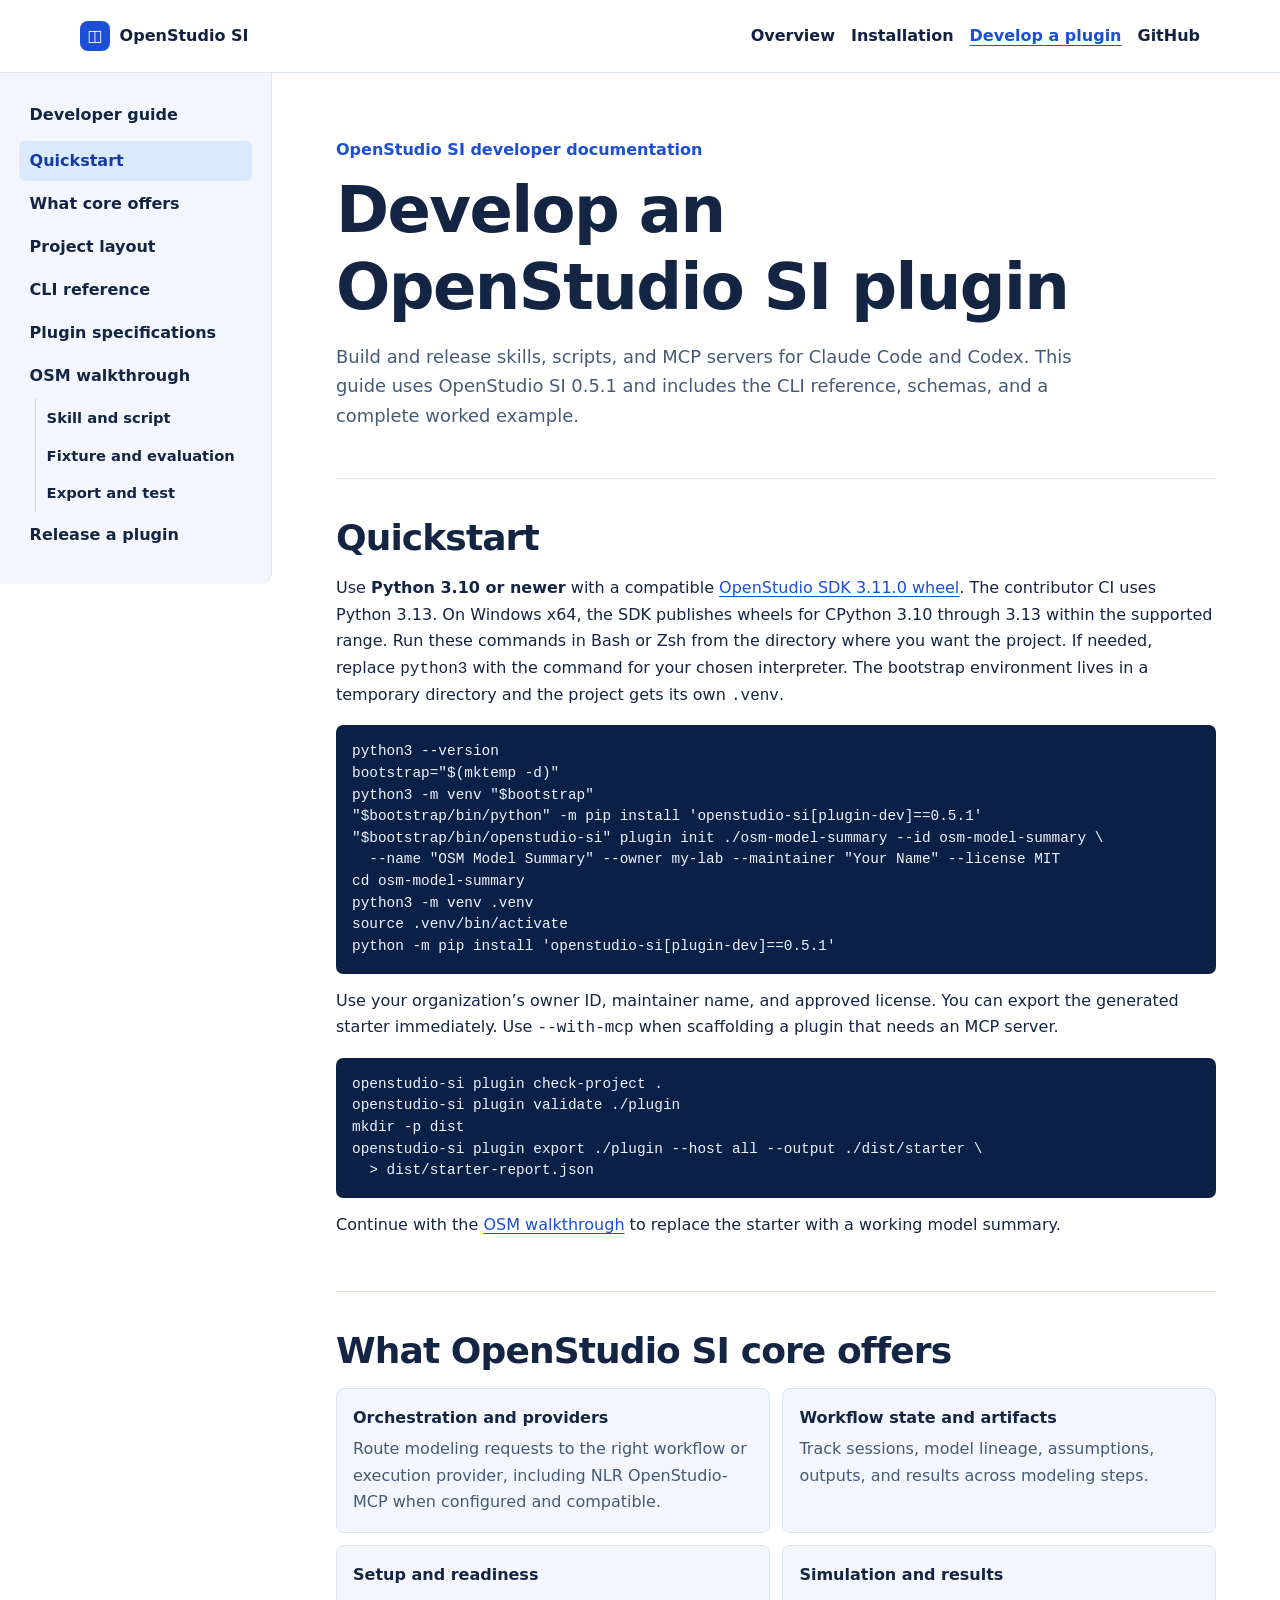
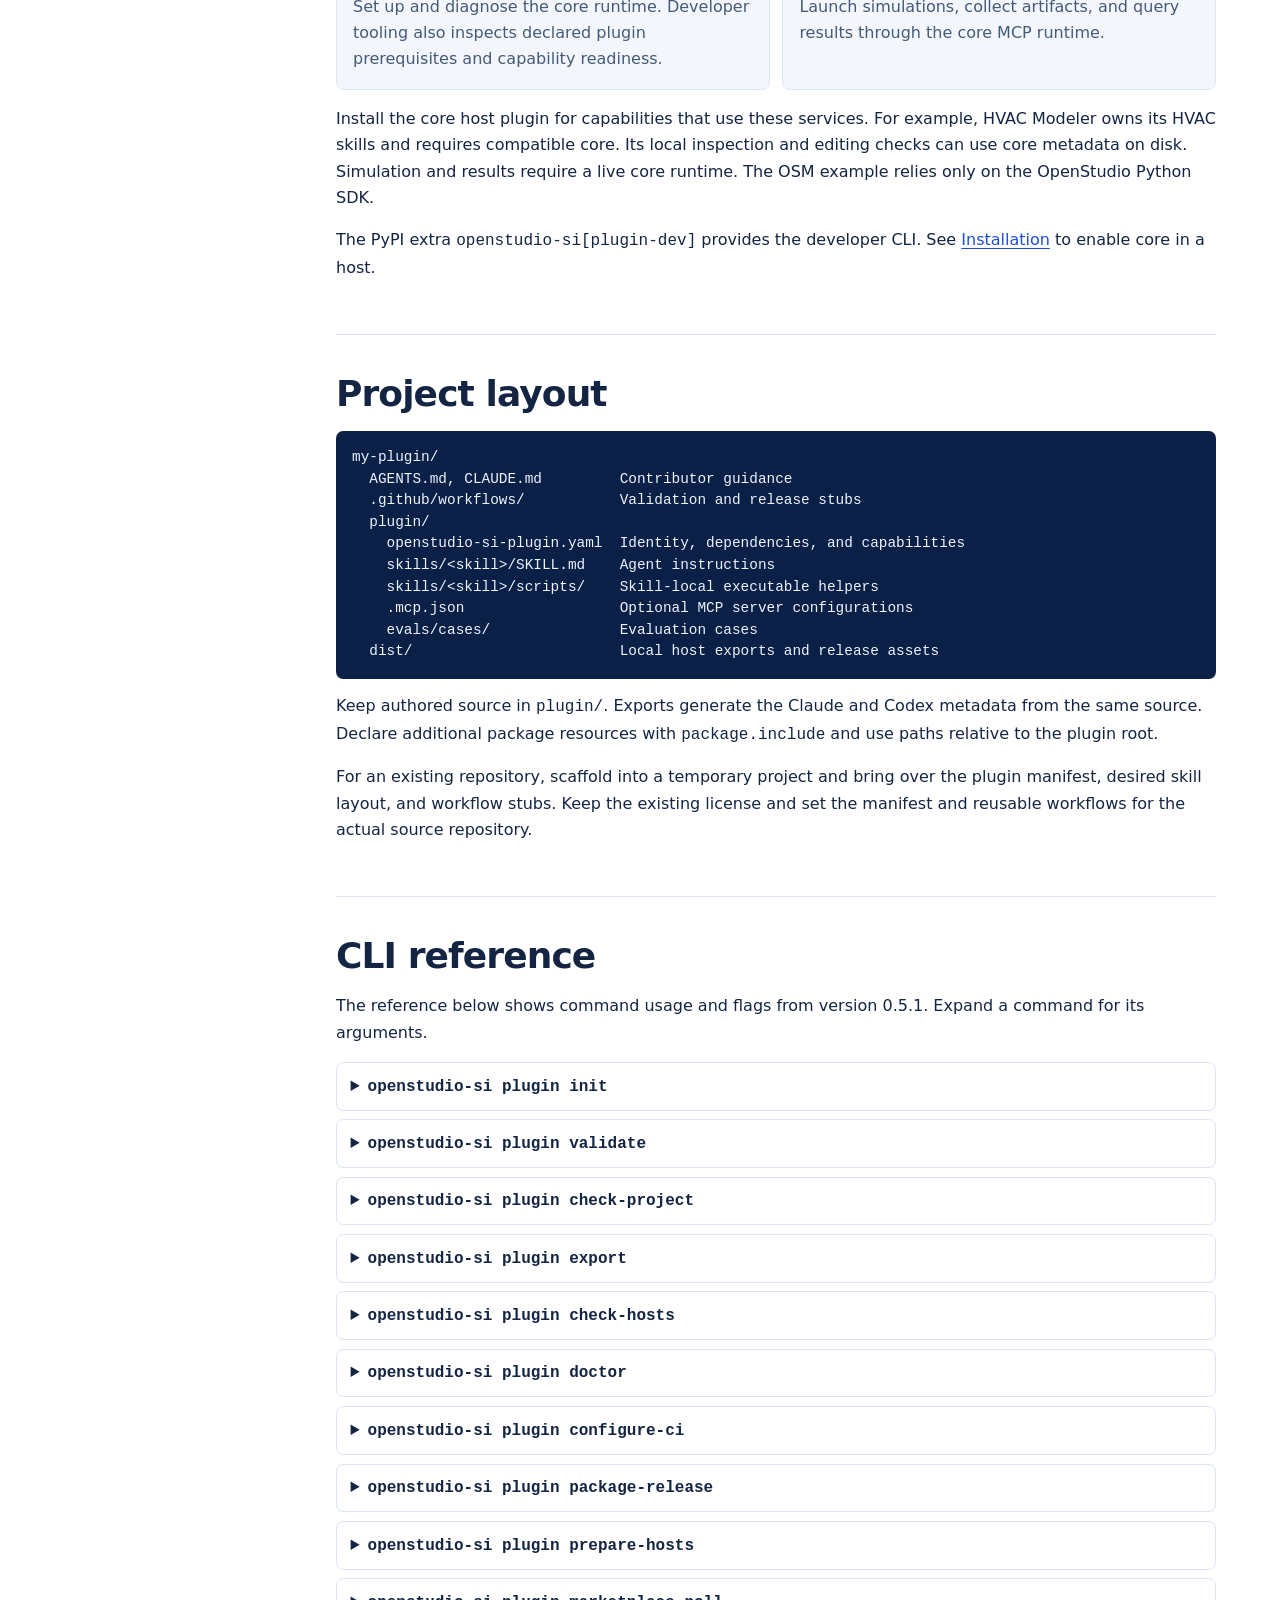
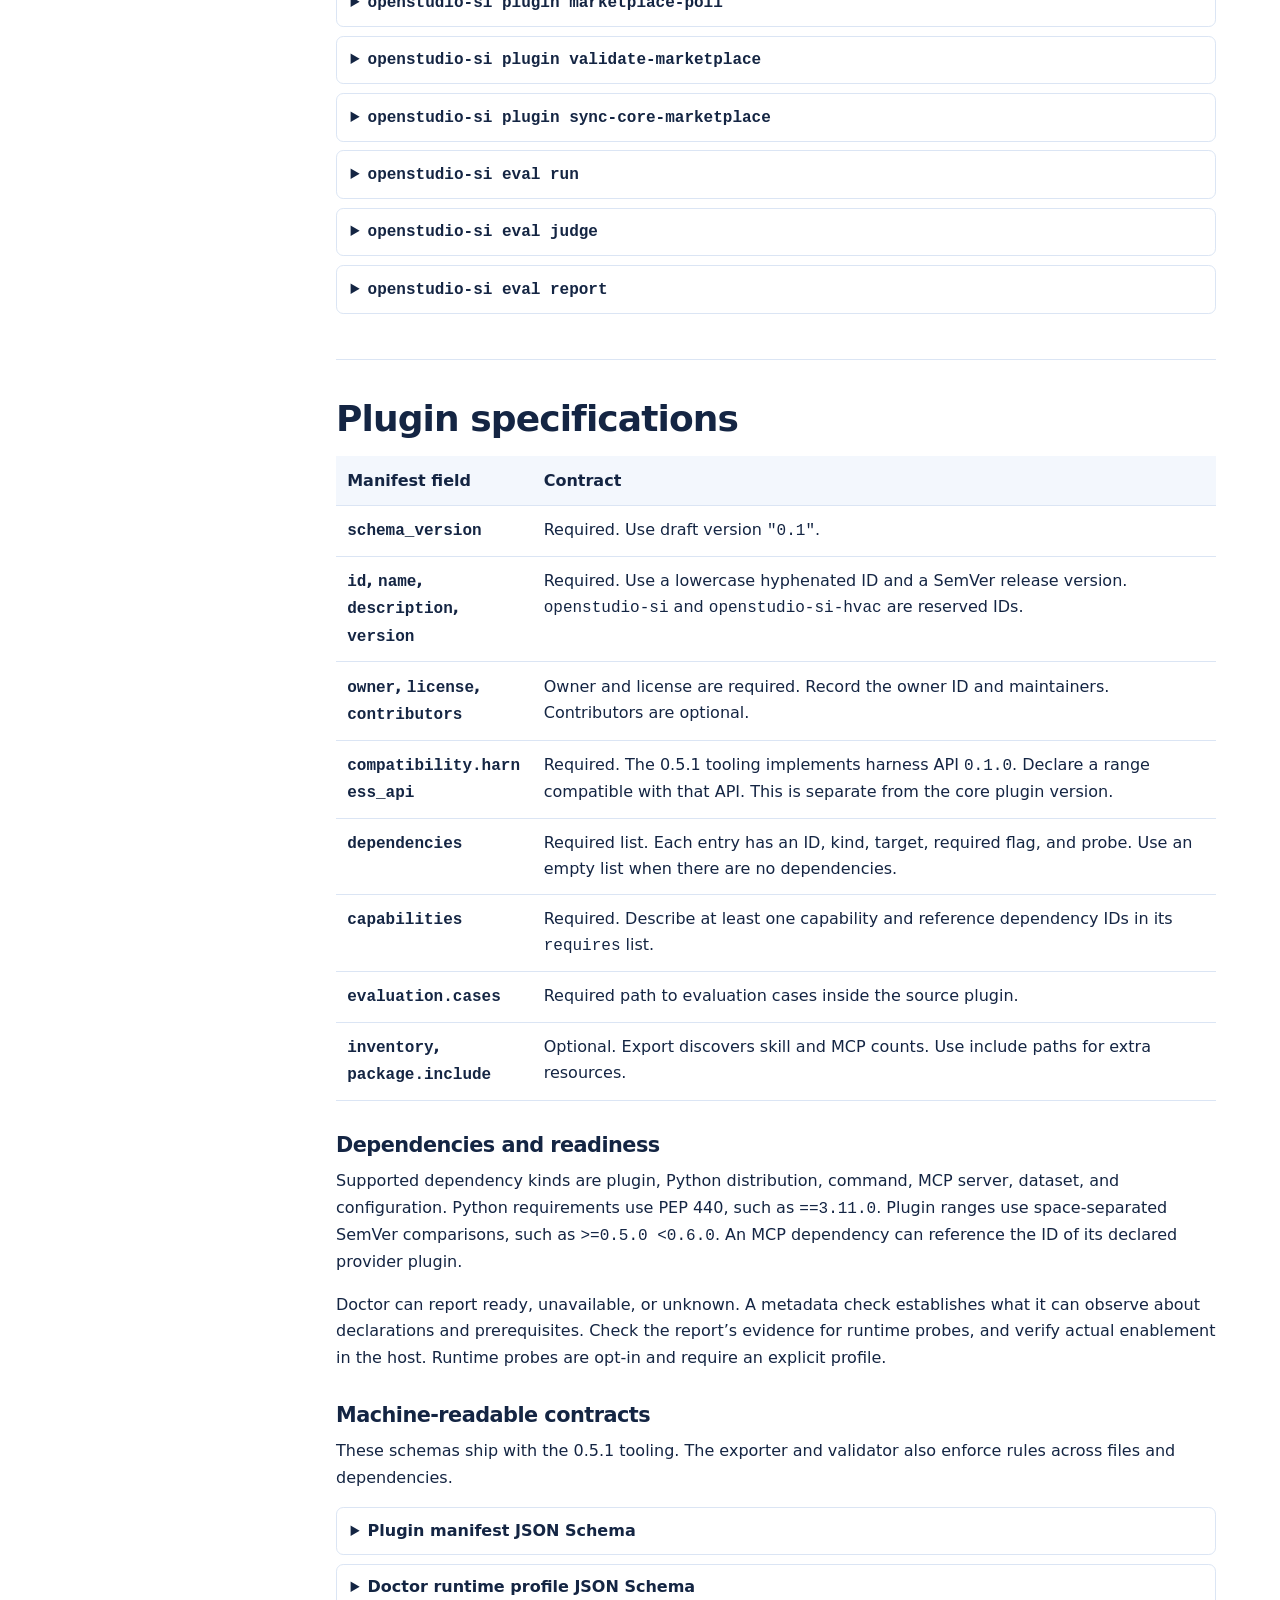
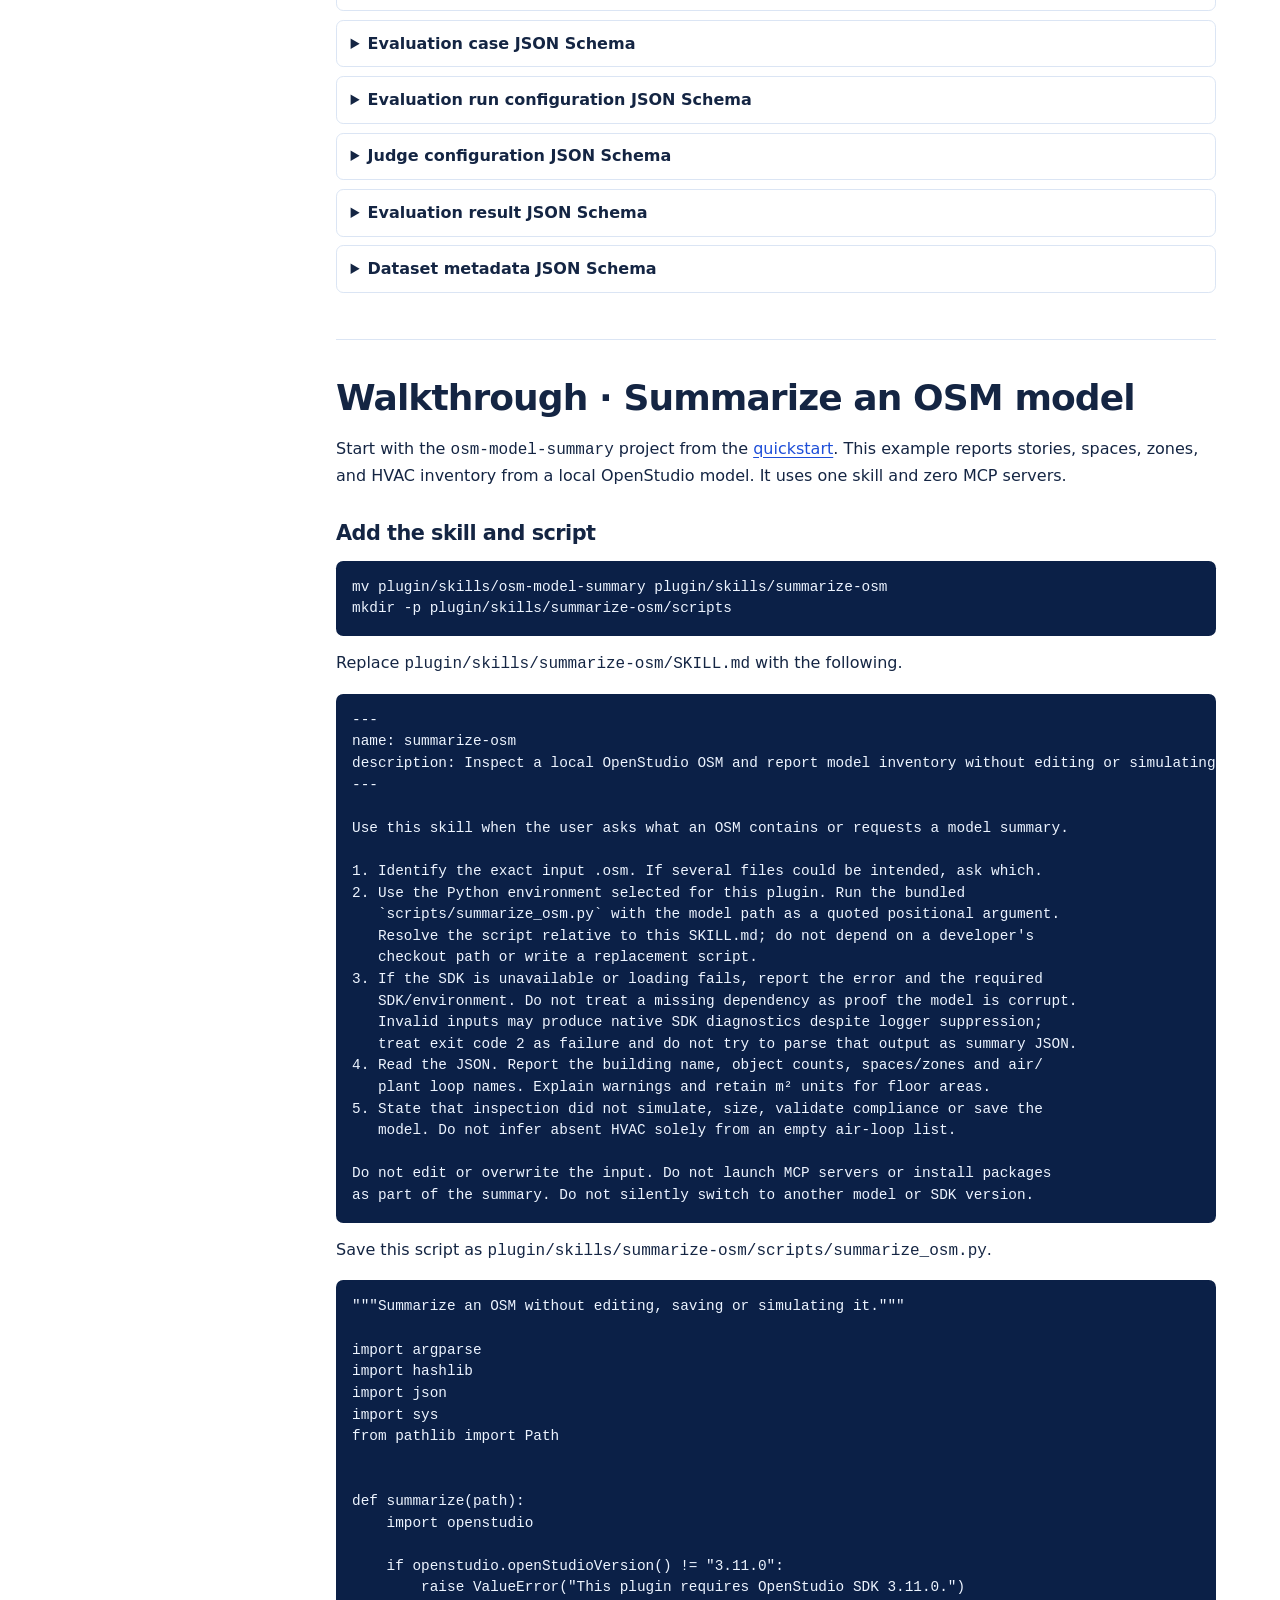
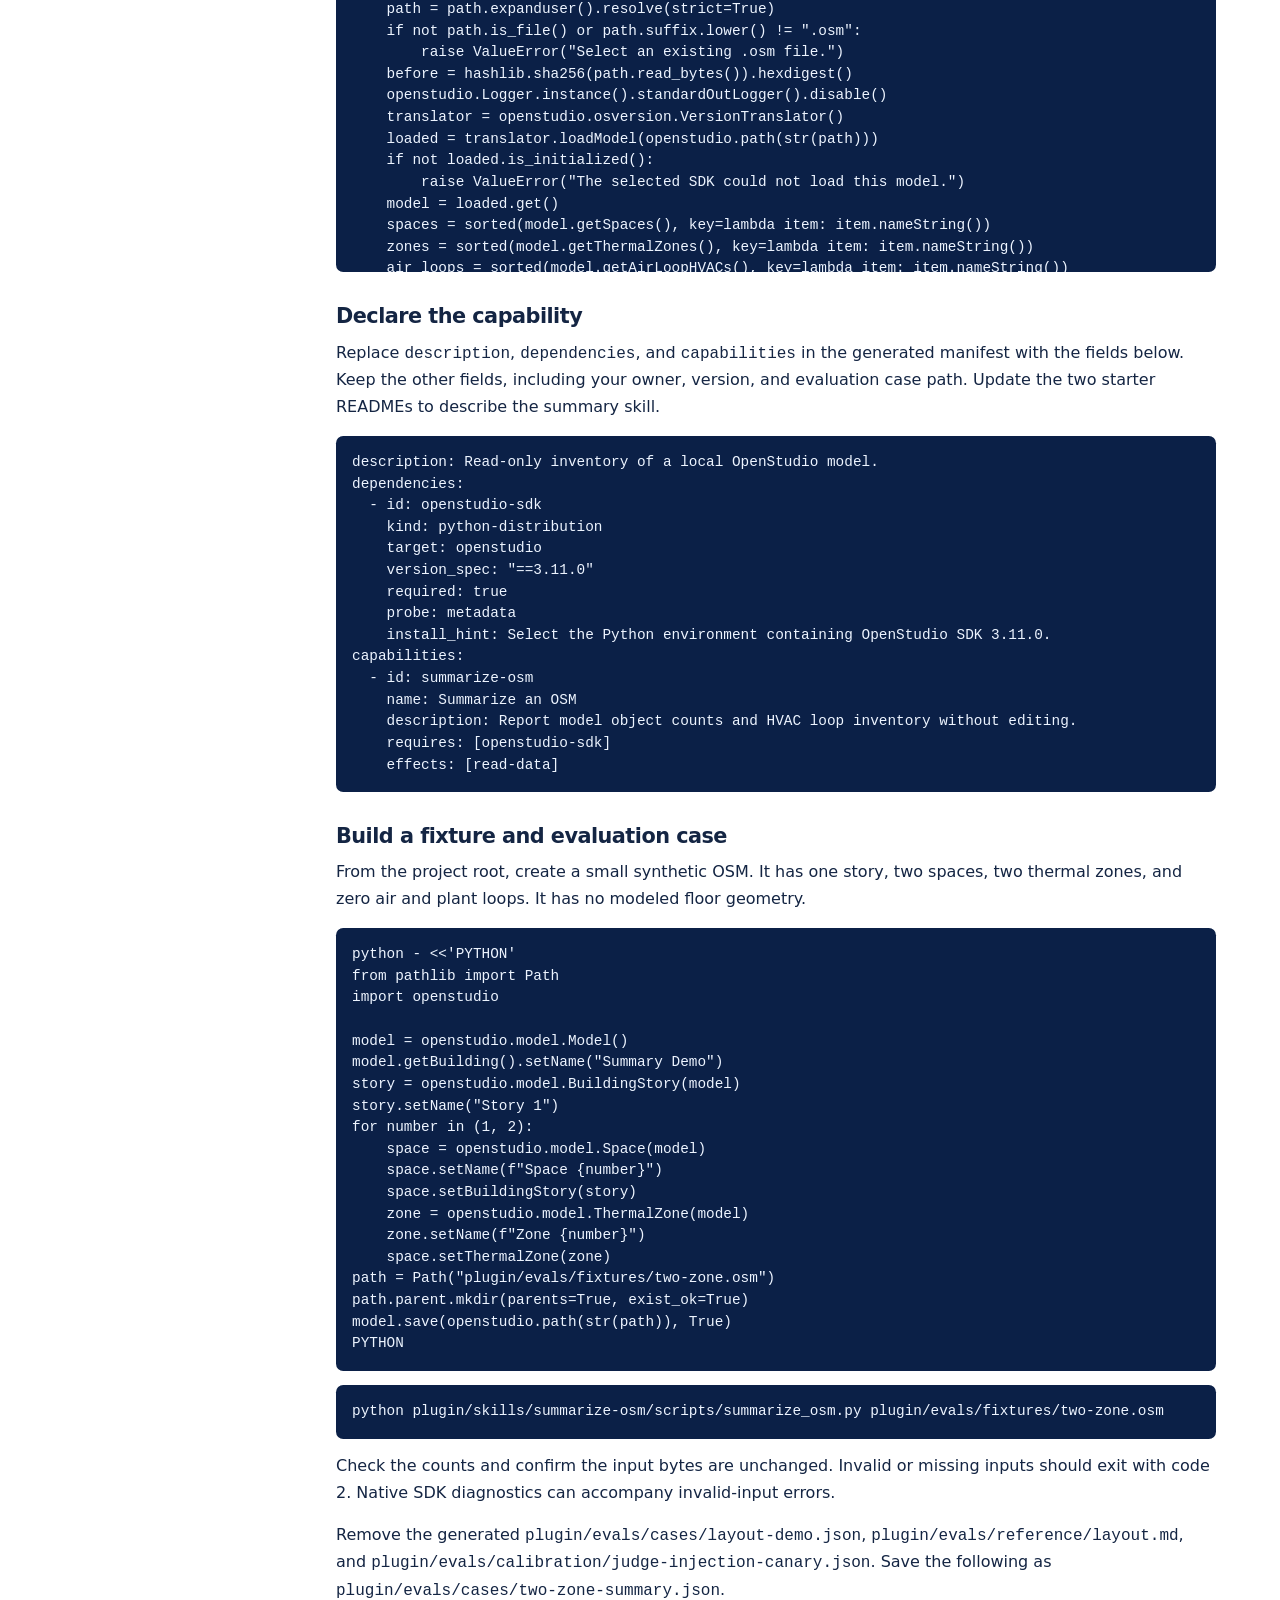
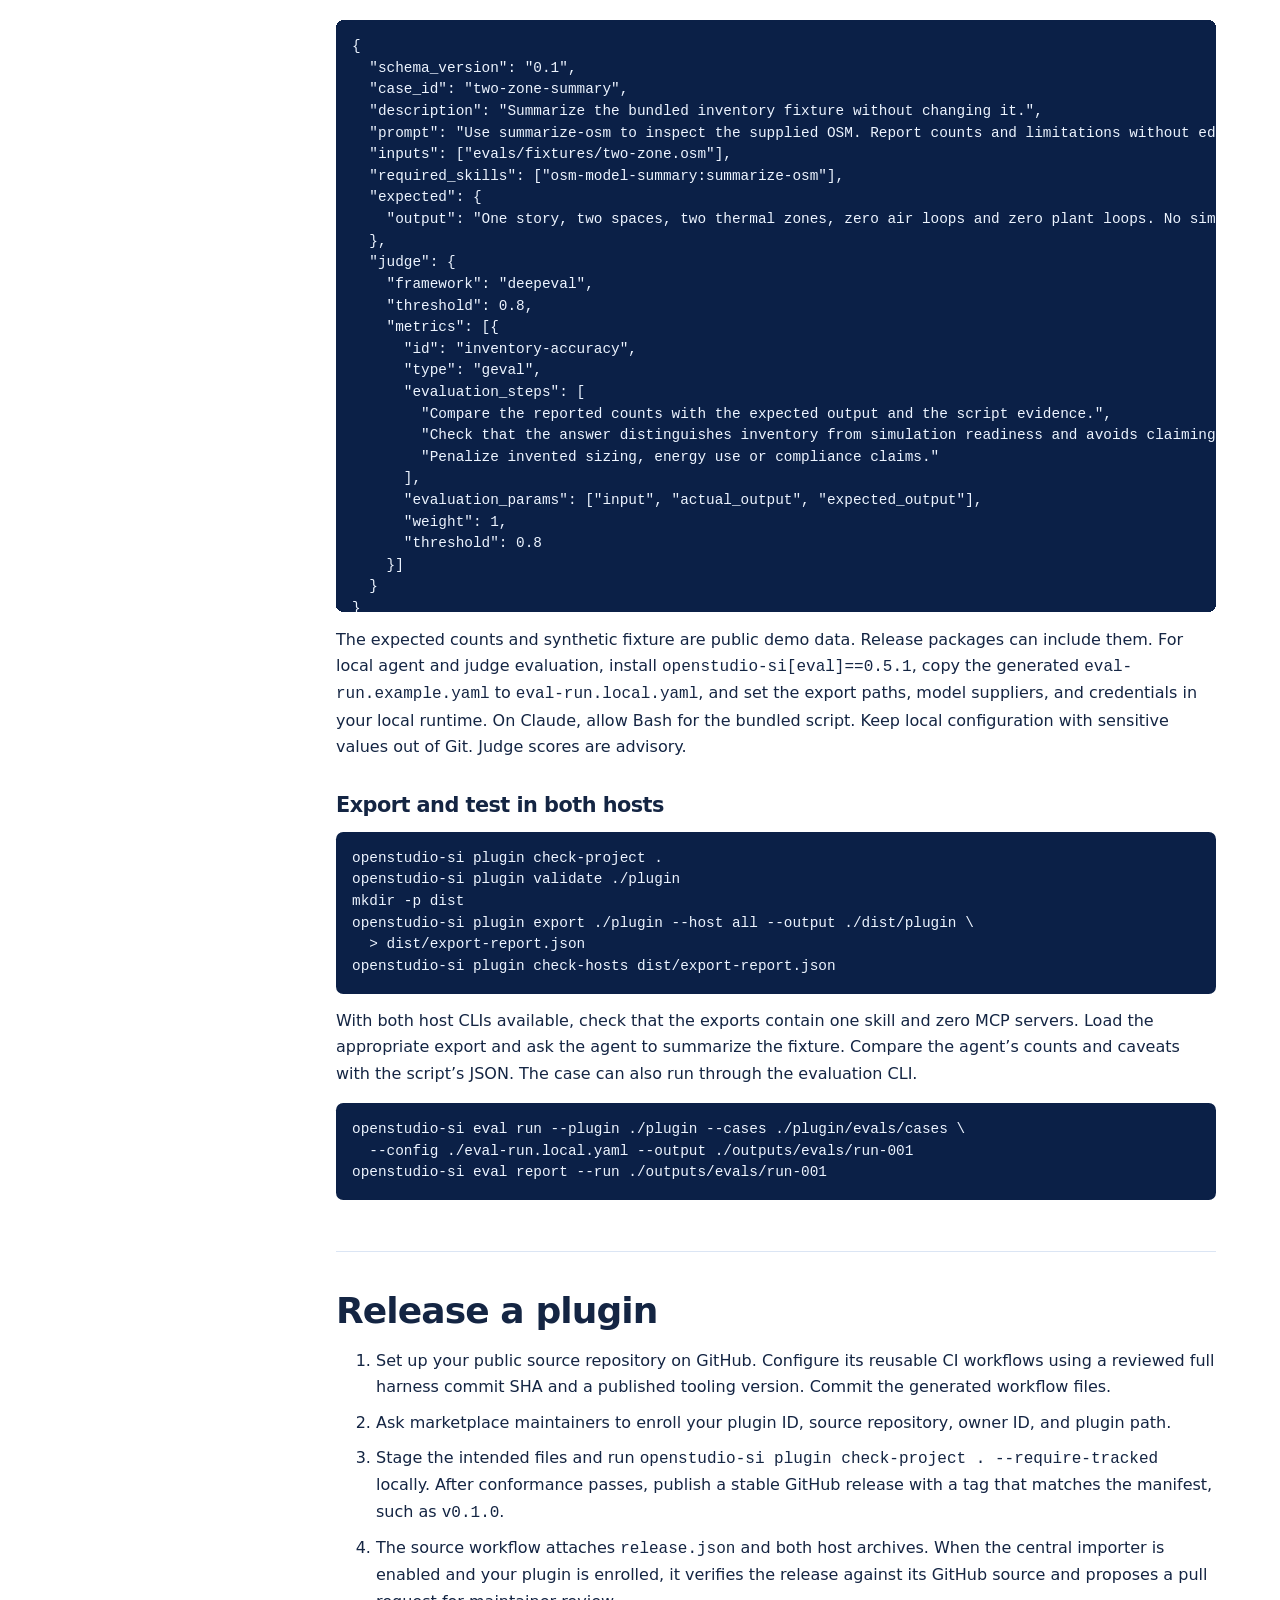
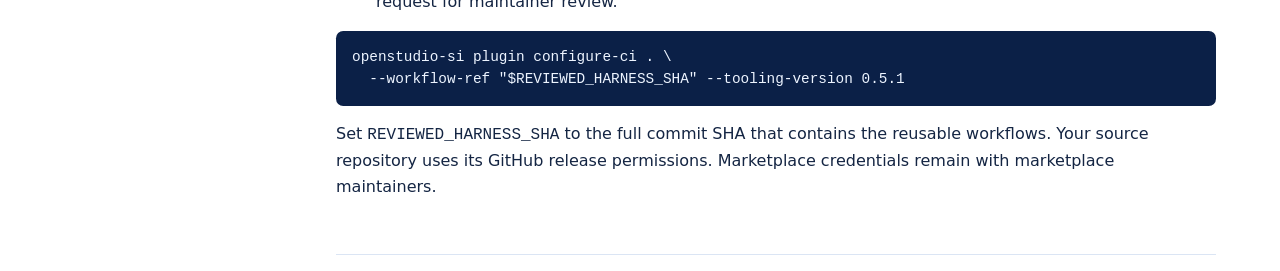
<file: docs/develop.html>
<!doctype html>
<html lang="en">
<head>
  <meta charset="utf-8">
  <meta name="viewport" content="width=device-width, initial-scale=1">
  <meta name="description" content="OpenStudio SI plugin developer guide, CLI and schemas, with a complete OSM summary walkthrough.">
  <title>Plugin developer guide | OpenStudio SI</title>
  <link rel="stylesheet" href="assets/site-header.css">
  <link rel="stylesheet" href="assets/developer-docs.css">
  <script src="assets/developer-docs.js" defer></script>
</head>
<body>
  <header class="site-header">
    <div class="site-header-inner">
      <a class="site-brand" href="index.html"><span class="site-brand-mark" aria-hidden="true">◫</span>OpenStudio SI</a>
      <nav class="site-nav" aria-label="Site navigation">
        <a href="index.html">Overview</a>
        <a href="install.html">Installation</a>
        <a href="develop.html" aria-current="page">Develop a plugin</a>
        <a href="https://github.com/pnnl/openstudio-si-plugins">GitHub</a>
      </nav>
    </div>
  </header>
  <div class="docs-layout">
    <details class="docs-drawer" open>
      <summary>Developer guide navigation</summary>
      <nav aria-label="Developer documentation">
        <p class="nav-label">Developer guide</p>
        <a href="#quickstart">Quickstart</a>
<a href="#core">What core offers</a>
<a href="#project">Project layout</a>
<a href="#cli">CLI reference</a>
<a href="#specs">Plugin specifications</a>
<a href="#walkthrough">OSM walkthrough</a>
        <div class="subnav">
          <a href="#osm-skill">Skill and script</a>
          <a href="#osm-fixture">Fixture and evaluation</a>
          <a href="#osm-test">Export and test</a>
        </div>
        <a href="#publish">Release a plugin</a>
      </nav>
    </details>

    <main id="content">
      <div class="intro">
        <p class="eyebrow">OpenStudio SI developer documentation</p>
        <h1>Develop an OpenStudio SI plugin</h1>
        <p>Build and release skills, scripts, and MCP servers for Claude Code and Codex. This guide uses OpenStudio SI 0.5.1 and includes the CLI reference, schemas, and a complete worked example.</p>
      </div>

      <section id="quickstart">
        <h2>Quickstart</h2>
        <p>Use <strong>Python 3.10 or newer</strong> with a compatible <a href="https://pypi.org/project/openstudio/3.11.0/#files">OpenStudio SDK 3.11.0 wheel</a>. The contributor CI uses Python 3.13. On Windows x64, the SDK publishes wheels for CPython 3.10 through 3.13 within the supported range. Run these commands in Bash or Zsh from the directory where you want the project. If needed, replace <code>python3</code> with the command for your chosen interpreter. The bootstrap environment lives in a temporary directory and the project gets its own <code>.venv</code>.</p>
        <pre tabindex="0"><code>python3 --version
bootstrap=&quot;$(mktemp -d)&quot;
python3 -m venv &quot;$bootstrap&quot;
&quot;$bootstrap/bin/python&quot; -m pip install &#x27;openstudio-si[plugin-dev]==0.5.1&#x27;
&quot;$bootstrap/bin/openstudio-si&quot; plugin init ./osm-model-summary --id osm-model-summary \
  --name &quot;OSM Model Summary&quot; --owner my-lab --maintainer &quot;Your Name&quot; --license MIT
cd osm-model-summary
python3 -m venv .venv
source .venv/bin/activate
python -m pip install &#x27;openstudio-si[plugin-dev]==0.5.1&#x27;</code></pre>
        <p>Use your organization’s owner ID, maintainer name, and approved license. You can export the generated starter immediately. Use <code>--with-mcp</code> when scaffolding a plugin that needs an MCP server.</p>
        <pre tabindex="0"><code>openstudio-si plugin check-project .
openstudio-si plugin validate ./plugin
mkdir -p dist
openstudio-si plugin export ./plugin --host all --output ./dist/starter \
  &gt; dist/starter-report.json</code></pre>
        <p>Continue with the <a href="#walkthrough">OSM walkthrough</a> to replace the starter with a working model summary.</p>
      </section>

      <section id="core">
        <h2>What OpenStudio SI core offers</h2>
        <dl class="core-grid">
          <div><dt>Orchestration and providers</dt><dd>Route modeling requests to the right workflow or execution provider, including NLR OpenStudio-MCP when configured and compatible.</dd></div>
          <div><dt>Workflow state and artifacts</dt><dd>Track sessions, model lineage, assumptions, outputs, and results across modeling steps.</dd></div>
          <div><dt>Setup and readiness</dt><dd>Set up and diagnose the core runtime. Developer tooling also inspects declared plugin prerequisites and capability readiness.</dd></div>
          <div><dt>Simulation and results</dt><dd>Launch simulations, collect artifacts, and query results through the core MCP runtime.</dd></div>
        </dl>
        <p>Install the core host plugin for capabilities that use these services. For example, HVAC Modeler owns its HVAC skills and requires compatible core. Its local inspection and editing checks can use core metadata on disk. Simulation and results require a live core runtime. The OSM example relies only on the OpenStudio Python SDK.</p>
        <p>The PyPI extra <code>openstudio-si[plugin-dev]</code> provides the developer CLI. See <a href="install.html">Installation</a> to enable core in a host.</p>
      </section>

      <section id="project">
        <h2>Project layout</h2>
        <pre tabindex="0"><code>my-plugin/
  AGENTS.md, CLAUDE.md         Contributor guidance
  .github/workflows/           Validation and release stubs
  plugin/
    openstudio-si-plugin.yaml  Identity, dependencies, and capabilities
    skills/&lt;skill&gt;/SKILL.md    Agent instructions
    skills/&lt;skill&gt;/scripts/    Skill-local executable helpers
    .mcp.json                  Optional MCP server configurations
    evals/cases/               Evaluation cases
  dist/                        Local host exports and release assets</code></pre>
        <p>Keep authored source in <code>plugin/</code>. Exports generate the Claude and Codex metadata from the same source. Declare additional package resources with <code>package.include</code> and use paths relative to the plugin root.</p>
        <p>For an existing repository, scaffold into a temporary project and bring over the plugin manifest, desired skill layout, and workflow stubs. Keep the existing license and set the manifest and reusable workflows for the actual source repository.</p>
      </section>

      <section id="cli">
        <h2>CLI reference</h2>
        <p>The reference below shows command usage and flags from version 0.5.1. Expand a command for its arguments.</p>
        <details id="plugin-init"><summary><code>openstudio-si plugin init</code></summary><p>Generate a project with a source manifest, a starter skill, evaluation examples, and CI stubs. Use --with-mcp when your plugin needs a server.</p><pre tabindex="0"><code>usage: openstudio-si plugin init [-h] --id IDENTITY
                                 --license {BSD-2-Clause,BSD-3-Clause,MIT}
                                 [--copyright-holder COPYRIGHT_HOLDER] [--name NAME]
                                 [--owner OWNER] [--organization ORGANIZATION]
                                 [--maintainer MAINTAINER] [--contact CONTACT]
                                 [--description DESCRIPTION] [--with-mcp]
                                 [--version VERSION] [--dry-run]
                                 destination

positional arguments:
  destination

options:
  -h, --help            show this help message and exit
  --id IDENTITY
  --license {BSD-2-Clause,BSD-3-Clause,MIT}
  --copyright-holder COPYRIGHT_HOLDER
  --name NAME
  --owner OWNER
  --organization ORGANIZATION
  --maintainer MAINTAINER
  --contact CONTACT
  --description DESCRIPTION
  --with-mcp            Add an example MCP server alongside the starter skill.
  --version VERSION
  --dry-run</code></pre></details>
<details id="plugin-validate"><summary><code>openstudio-si plugin validate</code></summary><p>Validate a source manifest or an exported host package. Use this before testing or packaging.</p><pre tabindex="0"><code>usage: openstudio-si plugin validate [-h] source

positional arguments:
  source

options:
  -h, --help  show this help message and exit</code></pre></details>
<details id="plugin-check-project"><summary><code>openstudio-si plugin check-project</code></summary><p>Check the generated repository layout and evaluation cases. Run --require-tracked locally after staging intended files so CI can reproduce the export.</p><pre tabindex="0"><code>usage: openstudio-si plugin check-project [-h] [--require-tracked] project

positional arguments:
  project

options:
  -h, --help         show this help message and exit
  --require-tracked  Run locally before tagging to find present untracked inputs; CI
                     cannot recover files omitted from checkout.</code></pre></details>
<details id="plugin-export"><summary><code>openstudio-si plugin export</code></summary><p>Generate isolated host packages and print a JSON export report. For --host all, packages are under the output directory in claude/ and codex/. Use a fresh output path.</p><pre tabindex="0"><code>usage: openstudio-si plugin export [-h] [--host {claude,codex,all}] --output OUTPUT
                                   source

positional arguments:
  source

options:
  -h, --help            show this help message and exit
  --host {claude,codex,all}
  --output OUTPUT</code></pre></details>
<details id="plugin-check-hosts"><summary><code>openstudio-si plugin check-hosts</code></summary><p>Check both packages using the Claude and Codex CLIs. Pass the saved export report as input. This checks host loading metadata without running a modeling task.</p><pre tabindex="0"><code>usage: openstudio-si plugin check-hosts [-h] report

positional arguments:
  report

options:
  -h, --help  show this help message and exit</code></pre></details>
<details id="plugin-doctor"><summary><code>openstudio-si plugin doctor</code></summary><p>Inspect dependencies and capability readiness. Use --host with source directories and select --check-runtime with an explicit runtime profile when runtime probes are needed.</p><pre tabindex="0"><code>usage: openstudio-si plugin doctor [-h] [--plugin-dir PLUGIN_DIR]
                                   [--plugin-id PLUGIN_ID] [--host {claude,codex}]
                                   [--capability CAPABILITY]
                                   [--runtime-profile RUNTIME_PROFILE] [--check-runtime]

options:
  -h, --help            show this help message and exit
  --plugin-dir PLUGIN_DIR
  --plugin-id PLUGIN_ID
  --host {claude,codex}
                        Select a host and bind explicitly supplied source plugins to it.
  --capability CAPABILITY
  --runtime-profile RUNTIME_PROFILE
                        Host-bound local runtime profile; no probes run without --check-
                        runtime.
  --check-runtime       Run bounded probes in explicitly bound runtimes.</code></pre></details>
<details id="plugin-configure-ci"><summary><code>openstudio-si plugin configure-ci</code></summary><p>Pin reusable contributor workflows to a reviewed full commit SHA and an exact published tooling release. Use --dry-run to preview changes.</p><pre tabindex="0"><code>usage: openstudio-si plugin configure-ci [-h] --workflow-ref WORKFLOW_REF
                                         [--tooling-version TOOLING_VERSION] [--dry-run]
                                         project

positional arguments:
  project

options:
  -h, --help            show this help message and exit
  --workflow-ref WORKFLOW_REF
  --tooling-version TOOLING_VERSION
                        Exact published openstudio-si version (default: installed
                        version).
  --dry-run</code></pre></details>
<details id="plugin-package-release"><summary><code>openstudio-si plugin package-release</code></summary><p>Package both host ZIPs and release.json from the export report and immutable source identity. The contributor workflow normally runs this step.</p><pre tabindex="0"><code>usage: openstudio-si plugin package-release [-h] --report REPORT --tag TAG
                                            --repository REPOSITORY
                                            --source-sha SOURCE_SHA
                                            project

positional arguments:
  project

options:
  -h, --help            show this help message and exit
  --report REPORT
  --tag TAG
  --repository REPOSITORY
  --source-sha SOURCE_SHA</code></pre></details>
<details id="plugin-prepare-hosts"><summary><code>openstudio-si plugin prepare-hosts</code></summary><p>Prepare host CLI launchers from an existing npm prefix. This is mainly useful for CI that installs CLIs with lifecycle scripts disabled.</p><pre tabindex="0"><code>usage: openstudio-si plugin prepare-hosts [-h] --output-dir OUTPUT_DIR prefix

positional arguments:
  prefix

options:
  -h, --help            show this help message and exit
  --output-dir OUTPUT_DIR</code></pre></details>
<details id="plugin-marketplace-poll"><summary><code>openstudio-si plugin marketplace-poll</code></summary><p>Verify enrolled source releases and stage marketplace proposals. This command belongs to the central maintainer workflow.</p><pre tabindex="0"><code>usage: openstudio-si plugin marketplace-poll [-h] --marketplace MARKETPLACE
                                             --output OUTPUT --base-sha BASE_SHA
                                             [--plugin-id PLUGIN_ID] [--native-hosts]

options:
  -h, --help            show this help message and exit
  --marketplace MARKETPLACE
  --output OUTPUT
  --base-sha BASE_SHA
  --plugin-id PLUGIN_ID
  --native-hosts</code></pre></details>
<details id="plugin-validate-marketplace"><summary><code>openstudio-si plugin validate-marketplace</code></summary><p>Check the ownership, release receipts, and host-specific dependency graph of a marketplace checkout.</p><pre tabindex="0"><code>usage: openstudio-si plugin validate-marketplace [-h] [--native-hosts] marketplace

positional arguments:
  marketplace

options:
  -h, --help      show this help message and exit
  --native-hosts</code></pre></details>
<details id="plugin-sync-core-marketplace"><summary><code>openstudio-si plugin sync-core-marketplace</code></summary><p>Update reserved core and HVAC packages from a paired export while preserving independent plugins.</p><pre tabindex="0"><code>usage: openstudio-si plugin sync-core-marketplace [-h] generated marketplace

positional arguments:
  generated
  marketplace

options:
  -h, --help   show this help message and exit</code></pre></details>
<details id="eval-run"><summary><code>openstudio-si eval run</code></summary><p>Run the selected local agent-evaluation arms and record evidence. Install the eval extra and use a local configuration.</p><pre tabindex="0"><code>usage: openstudio-si eval run [-h] --plugin PLUGIN --cases CASES --config CONFIG
                              --output OUTPUT

options:
  -h, --help       show this help message and exit
  --plugin PLUGIN
  --cases CASES
  --config CONFIG
  --output OUTPUT</code></pre></details>
<details id="eval-judge"><summary><code>openstudio-si eval judge</code></summary><p>Score a recorded run with the configured DeepEval judge without repeating the agent task.</p><pre tabindex="0"><code>usage: openstudio-si eval judge [-h] --run RUN --config CONFIG

options:
  -h, --help       show this help message and exit
  --run RUN
  --config CONFIG</code></pre></details>
<details id="eval-report"><summary><code>openstudio-si eval report</code></summary><p>Render a report from a recorded evaluation run.</p><pre tabindex="0"><code>usage: openstudio-si eval report [-h] --run RUN

options:
  -h, --help  show this help message and exit
  --run RUN</code></pre></details>

      </section>

      <section id="specs">
        <h2>Plugin specifications</h2>
        <div class="table-wrap" tabindex="0"><table>
          <thead><tr><th scope="col">Manifest field</th><th scope="col">Contract</th></tr></thead>
          <tbody>
            <tr><th scope="row"><code>schema_version</code></th><td>Required. Use draft version <code>"0.1"</code>.</td></tr>
            <tr><th scope="row"><code>id</code>, <code>name</code>, <code>description</code>, <code>version</code></th><td>Required. Use a lowercase hyphenated ID and a SemVer release version. <code>openstudio-si</code> and <code>openstudio-si-hvac</code> are reserved IDs.</td></tr>
            <tr><th scope="row"><code>owner</code>, <code>license</code>, <code>contributors</code></th><td>Owner and license are required. Record the owner ID and maintainers. Contributors are optional.</td></tr>
            <tr><th scope="row"><code>compatibility.harness_api</code></th><td>Required. The 0.5.1 tooling implements harness API <code>0.1.0</code>. Declare a range compatible with that API. This is separate from the core plugin version.</td></tr>
            <tr><th scope="row"><code>dependencies</code></th><td>Required list. Each entry has an ID, kind, target, required flag, and probe. Use an empty list when there are no dependencies.</td></tr>
            <tr><th scope="row"><code>capabilities</code></th><td>Required. Describe at least one capability and reference dependency IDs in its <code>requires</code> list.</td></tr>
            <tr><th scope="row"><code>evaluation.cases</code></th><td>Required path to evaluation cases inside the source plugin.</td></tr>
            <tr><th scope="row"><code>inventory</code>, <code>package.include</code></th><td>Optional. Export discovers skill and MCP counts. Use include paths for extra resources.</td></tr>
          </tbody>
        </table></div>
        <h3>Dependencies and readiness</h3>
        <p>Supported dependency kinds are plugin, Python distribution, command, MCP server, dataset, and configuration. Python requirements use PEP 440, such as <code>==3.11.0</code>. Plugin ranges use space-separated SemVer comparisons, such as <code>&gt;=0.5.0 &lt;0.6.0</code>. An MCP dependency can reference the ID of its declared provider plugin.</p>
        <p>Doctor can report ready, unavailable, or unknown. A metadata check establishes what it can observe about declarations and prerequisites. Check the report’s evidence for runtime probes, and verify actual enablement in the host. Runtime probes are opt-in and require an explicit profile.</p>
        <h3>Machine-readable contracts</h3>
        <p>These schemas ship with the 0.5.1 tooling. The exporter and validator also enforce rules across files and dependencies.</p>
        <details><summary>Plugin manifest JSON Schema</summary><pre tabindex="0"><code>{
  &quot;$schema&quot;: &quot;https://json-schema.org/draft/2020-12/schema&quot;,
  &quot;title&quot;: &quot;Draft OpenStudio SI plugin identity and dependency manifest 0.1&quot;,
  &quot;description&quot;: &quot;Draft. Skills and MCP connections are discovered from standard plugin files. Repository provenance is resolved at release.&quot;,
  &quot;type&quot;: &quot;object&quot;,
  &quot;additionalProperties&quot;: false,
  &quot;properties&quot;: {
    &quot;schema_version&quot;: {
      &quot;const&quot;: &quot;0.1&quot;
    },
    &quot;id&quot;: {
      &quot;type&quot;: &quot;string&quot;,
      &quot;pattern&quot;: &quot;^[a-z][a-z0-9]*(-[a-z0-9]+)*$&quot;
    },
    &quot;name&quot;: {
      &quot;type&quot;: &quot;string&quot;,
      &quot;minLength&quot;: 1
    },
    &quot;description&quot;: {
      &quot;type&quot;: &quot;string&quot;,
      &quot;minLength&quot;: 1
    },
    &quot;version&quot;: {
      &quot;type&quot;: &quot;string&quot;,
      &quot;pattern&quot;: &quot;^(0|[1-9][0-9]*)\\.(0|[1-9][0-9]*)\\.(0|[1-9][0-9]*)(-[0-9A-Za-z-]+(\\.[0-9A-Za-z-]+)*)?(\\+[0-9A-Za-z-]+(\\.[0-9A-Za-z-]+)*)?$&quot;
    },
    &quot;owner&quot;: {
      &quot;$ref&quot;: &quot;#/$defs/owner&quot;
    },
    &quot;contributors&quot;: {
      &quot;type&quot;: &quot;array&quot;,
      &quot;items&quot;: {
        &quot;$ref&quot;: &quot;#/$defs/person&quot;
      }
    },
    &quot;license&quot;: {
      &quot;type&quot;: &quot;string&quot;,
      &quot;minLength&quot;: 1
    },
    &quot;compatibility&quot;: {
      &quot;type&quot;: &quot;object&quot;,
      &quot;additionalProperties&quot;: false,
      &quot;properties&quot;: {
        &quot;harness_api&quot;: {
          &quot;type&quot;: &quot;string&quot;,
          &quot;minLength&quot;: 1
        }
      },
      &quot;required&quot;: [
        &quot;harness_api&quot;
      ]
    },
    &quot;inventory&quot;: {
      &quot;type&quot;: &quot;object&quot;,
      &quot;additionalProperties&quot;: false,
      &quot;properties&quot;: {
        &quot;skill_count&quot;: {
          &quot;type&quot;: &quot;integer&quot;,
          &quot;minimum&quot;: 0
        },
        &quot;mcp_server_count&quot;: {
          &quot;type&quot;: &quot;integer&quot;,
          &quot;minimum&quot;: 0
        }
      },
      &quot;required&quot;: [
        &quot;skill_count&quot;,
        &quot;mcp_server_count&quot;
      ],
      &quot;description&quot;: &quot;Optional summary. Export writes counts discovered from files; supplied counts must match.&quot;
    },
    &quot;dependencies&quot;: {
      &quot;type&quot;: &quot;array&quot;,
      &quot;items&quot;: {
        &quot;$ref&quot;: &quot;#/$defs/dependency&quot;
      }
    },
    &quot;capabilities&quot;: {
      &quot;type&quot;: &quot;array&quot;,
      &quot;items&quot;: {
        &quot;$ref&quot;: &quot;#/$defs/capability&quot;
      },
      &quot;minItems&quot;: 1
    },
    &quot;evaluation&quot;: {
      &quot;type&quot;: &quot;object&quot;,
      &quot;additionalProperties&quot;: false,
      &quot;properties&quot;: {
        &quot;cases&quot;: {
          &quot;type&quot;: &quot;string&quot;,
          &quot;minLength&quot;: 1,
          &quot;pattern&quot;: &quot;^(?!/)(?!.*\\\\)(?!.*(^|/)\\.\\.(/|$)).+$&quot;
        }
      },
      &quot;required&quot;: [
        &quot;cases&quot;
      ]
    },
    &quot;package&quot;: {
      &quot;type&quot;: &quot;object&quot;,
      &quot;additionalProperties&quot;: false,
      &quot;properties&quot;: {
        &quot;include&quot;: {
          &quot;type&quot;: &quot;array&quot;,
          &quot;uniqueItems&quot;: true,
          &quot;items&quot;: {
            &quot;type&quot;: &quot;string&quot;,
            &quot;minLength&quot;: 1
          }
        }
      }
    }
  },
  &quot;required&quot;: [
    &quot;schema_version&quot;,
    &quot;id&quot;,
    &quot;name&quot;,
    &quot;description&quot;,
    &quot;version&quot;,
    &quot;owner&quot;,
    &quot;license&quot;,
    &quot;compatibility&quot;,
    &quot;dependencies&quot;,
    &quot;capabilities&quot;,
    &quot;evaluation&quot;
  ],
  &quot;$defs&quot;: {
    &quot;person&quot;: {
      &quot;type&quot;: &quot;object&quot;,
      &quot;additionalProperties&quot;: false,
      &quot;properties&quot;: {
        &quot;name&quot;: {
          &quot;type&quot;: &quot;string&quot;,
          &quot;minLength&quot;: 1
        },
        &quot;github&quot;: {
          &quot;type&quot;: &quot;string&quot;,
          &quot;minLength&quot;: 1
        },
        &quot;contact&quot;: {
          &quot;type&quot;: &quot;string&quot;,
          &quot;minLength&quot;: 1
        }
      },
      &quot;required&quot;: [
        &quot;name&quot;
      ]
    },
    &quot;owner&quot;: {
      &quot;type&quot;: &quot;object&quot;,
      &quot;additionalProperties&quot;: false,
      &quot;properties&quot;: {
        &quot;id&quot;: {
          &quot;type&quot;: &quot;string&quot;,
          &quot;pattern&quot;: &quot;^[a-z][a-z0-9]*(-[a-z0-9]+)*$&quot;
        },
        &quot;organization&quot;: {
          &quot;type&quot;: &quot;string&quot;,
          &quot;minLength&quot;: 1
        },
        &quot;maintainers&quot;: {
          &quot;type&quot;: &quot;array&quot;,
          &quot;items&quot;: {
            &quot;$ref&quot;: &quot;#/$defs/person&quot;
          },
          &quot;minItems&quot;: 1
        }
      },
      &quot;required&quot;: [
        &quot;id&quot;,
        &quot;organization&quot;,
        &quot;maintainers&quot;
      ]
    },
    &quot;dependency&quot;: {
      &quot;type&quot;: &quot;object&quot;,
      &quot;additionalProperties&quot;: false,
      &quot;properties&quot;: {
        &quot;id&quot;: {
          &quot;type&quot;: &quot;string&quot;,
          &quot;pattern&quot;: &quot;^[a-z][a-z0-9]*(-[a-z0-9]+)*$&quot;
        },
        &quot;kind&quot;: {
          &quot;enum&quot;: [
            &quot;plugin&quot;,
            &quot;python-distribution&quot;,
            &quot;command&quot;,
            &quot;mcp-server&quot;,
            &quot;dataset&quot;,
            &quot;configuration&quot;
          ]
        },
        &quot;target&quot;: {
          &quot;type&quot;: &quot;string&quot;,
          &quot;minLength&quot;: 1
        },
        &quot;version_spec&quot;: {
          &quot;type&quot;: &quot;string&quot;,
          &quot;minLength&quot;: 1
        },
        &quot;required&quot;: {
          &quot;type&quot;: &quot;boolean&quot;
        },
        &quot;probe&quot;: {
          &quot;enum&quot;: [
            &quot;metadata&quot;,
            &quot;command-version&quot;,
            &quot;mcp-initialize&quot;,
            &quot;mcp-tools&quot;,
            &quot;dataset-metadata&quot;,
            &quot;configuration-present&quot;
          ]
        },
        &quot;install_hint&quot;: {
          &quot;type&quot;: &quot;string&quot;,
          &quot;minLength&quot;: 1
        },
        &quot;provider&quot;: {
          &quot;type&quot;: &quot;string&quot;,
          &quot;minLength&quot;: 1,
          &quot;description&quot;: &quot;ID of a declared plugin dependency providing this MCP server.&quot;
        }
      },
      &quot;required&quot;: [
        &quot;id&quot;,
        &quot;kind&quot;,
        &quot;target&quot;,
        &quot;required&quot;,
        &quot;probe&quot;
      ]
    },
    &quot;capability&quot;: {
      &quot;type&quot;: &quot;object&quot;,
      &quot;additionalProperties&quot;: false,
      &quot;properties&quot;: {
        &quot;id&quot;: {
          &quot;type&quot;: &quot;string&quot;,
          &quot;pattern&quot;: &quot;^[a-z][a-z0-9]*(-[a-z0-9]+)*$&quot;
        },
        &quot;name&quot;: {
          &quot;type&quot;: &quot;string&quot;,
          &quot;minLength&quot;: 1
        },
        &quot;description&quot;: {
          &quot;type&quot;: &quot;string&quot;,
          &quot;minLength&quot;: 1
        },
        &quot;requires&quot;: {
          &quot;type&quot;: &quot;array&quot;,
          &quot;items&quot;: {
            &quot;type&quot;: &quot;string&quot;,
            &quot;pattern&quot;: &quot;^[a-z][a-z0-9]*(-[a-z0-9]+)*$&quot;
          },
          &quot;uniqueItems&quot;: true
        },
        &quot;optional&quot;: {
          &quot;type&quot;: &quot;array&quot;,
          &quot;items&quot;: {
            &quot;type&quot;: &quot;string&quot;,
            &quot;pattern&quot;: &quot;^[a-z][a-z0-9]*(-[a-z0-9]+)*$&quot;
          },
          &quot;uniqueItems&quot;: true
        },
        &quot;effects&quot;: {
          &quot;type&quot;: &quot;array&quot;,
          &quot;items&quot;: {
            &quot;enum&quot;: [
              &quot;read-data&quot;,
              &quot;read-model&quot;,
              &quot;write-model&quot;,
              &quot;simulate&quot;,
              &quot;network&quot;,
              &quot;write-artifact&quot;
            ]
          },
          &quot;uniqueItems&quot;: true
        }
      },
      &quot;required&quot;: [
        &quot;id&quot;,
        &quot;name&quot;,
        &quot;description&quot;,
        &quot;requires&quot;,
        &quot;effects&quot;
      ]
    }
  }
}</code></pre></details>
<details><summary>Doctor runtime profile JSON Schema</summary><pre tabindex="0"><code>{
  &quot;$schema&quot;: &quot;https://json-schema.org/draft/2020-12/schema&quot;,
  &quot;title&quot;: &quot;Draft selected-runtime profile 0.1&quot;,
  &quot;type&quot;: &quot;object&quot;,
  &quot;additionalProperties&quot;: false,
  &quot;required&quot;: [&quot;schema_version&quot;, &quot;host&quot;, &quot;runtimes&quot;, &quot;bindings&quot;],
  &quot;properties&quot;: {
    &quot;schema_version&quot;: {&quot;const&quot;: &quot;0.1&quot;},
    &quot;host&quot;: {&quot;enum&quot;: [&quot;claude&quot;, &quot;codex&quot;]},
    &quot;runtimes&quot;: {
      &quot;type&quot;: &quot;object&quot;, &quot;minProperties&quot;: 1,
      &quot;propertyNames&quot;: {&quot;pattern&quot;: &quot;^[a-z][a-z0-9-]*$&quot;},
      &quot;additionalProperties&quot;: {
        &quot;type&quot;: &quot;object&quot;, &quot;additionalProperties&quot;: false,
        &quot;required&quot;: [&quot;cwd&quot;, &quot;path&quot;, &quot;env&quot;],
        &quot;properties&quot;: {
          &quot;python&quot;: {&quot;type&quot;: &quot;string&quot;, &quot;minLength&quot;: 1},
          &quot;cwd&quot;: {&quot;type&quot;: &quot;string&quot;, &quot;minLength&quot;: 1},
          &quot;path&quot;: {&quot;type&quot;: &quot;array&quot;, &quot;uniqueItems&quot;: true, &quot;items&quot;: {&quot;type&quot;: &quot;string&quot;, &quot;minLength&quot;: 1}},
          &quot;metadata_paths&quot;: {&quot;type&quot;: &quot;array&quot;, &quot;minItems&quot;: 1, &quot;uniqueItems&quot;: true, &quot;items&quot;: {&quot;type&quot;: &quot;string&quot;, &quot;minLength&quot;: 1}, &quot;description&quot;: &quot;Optional explicit package metadata directories, including user-site/PYTHONPATH locations; no startup hooks are executed.&quot;},
          &quot;env&quot;: {
            &quot;type&quot;: &quot;object&quot;, &quot;propertyNames&quot;: {&quot;pattern&quot;: &quot;^[A-Za-z_][A-Za-z0-9_]*$&quot;},
            &quot;additionalProperties&quot;: {&quot;type&quot;: &quot;string&quot;, &quot;pattern&quot;: &quot;^[A-Za-z_][A-Za-z0-9_]*$&quot;},
            &quot;description&quot;: &quot;Destination variable names mapped to source variable NAMES, never literal values. PATH is supplied by path instead.&quot;
          }
        }
      }
    },
    &quot;bindings&quot;: {
      &quot;type&quot;: &quot;array&quot;, &quot;minItems&quot;: 1,
      &quot;items&quot;: {
        &quot;type&quot;: &quot;object&quot;, &quot;additionalProperties&quot;: false,
        &quot;required&quot;: [&quot;plugin&quot;, &quot;dependency&quot;, &quot;runtime&quot;],
        &quot;properties&quot;: {
          &quot;plugin&quot;: {&quot;type&quot;: &quot;string&quot;, &quot;pattern&quot;: &quot;^[a-z][a-z0-9-]*$&quot;},
          &quot;dependency&quot;: {&quot;type&quot;: &quot;string&quot;, &quot;pattern&quot;: &quot;^[a-z][a-z0-9-]*$&quot;},
          &quot;runtime&quot;: {&quot;type&quot;: &quot;string&quot;, &quot;minLength&quot;: 1},
          &quot;allow_command_version&quot;: {&quot;type&quot;: &quot;boolean&quot;, &quot;default&quot;: false},
          &quot;version_format&quot;: {&quot;enum&quot;: [&quot;semver&quot;, &quot;dash-build&quot;], &quot;description&quot;: &quot;dash-build normalizes a vendor release-hash token to release+hash; semver preserves prereleases.&quot;},
          &quot;allow_mcp_initialize&quot;: {&quot;type&quot;: &quot;boolean&quot;, &quot;default&quot;: false},
          &quot;required_tools&quot;: {&quot;type&quot;: &quot;array&quot;, &quot;uniqueItems&quot;: true, &quot;maxItems&quot;: 1000, &quot;items&quot;: {&quot;type&quot;: &quot;string&quot;, &quot;minLength&quot;: 1, &quot;maxLength&quot;: 256}},
          &quot;allow_dataset_metadata&quot;: {&quot;type&quot;: &quot;boolean&quot;, &quot;default&quot;: false, &quot;description&quot;: &quot;Trust the selected command to execute --si-dataset-metadata without starting a service.&quot;},
          &quot;dataset_mcp&quot;: {&quot;type&quot;: &quot;string&quot;, &quot;pattern&quot;: &quot;^[a-z][a-z0-9-]*$&quot;, &quot;description&quot;: &quot;ID of an MCP dependency whose declaration, arguments, environment and executable override are reused for dataset metadata.&quot;},
          &quot;dataset_command&quot;: {&quot;type&quot;: &quot;string&quot;, &quot;pattern&quot;: &quot;^[a-z][a-z0-9-]*$&quot;, &quot;description&quot;: &quot;ID of a command dependency in the same plugin. The selected executable is called with only --si-dataset-metadata.&quot;}
        }
      }
    },
    &quot;limits&quot;: {
      &quot;type&quot;: &quot;object&quot;, &quot;additionalProperties&quot;: false,
      &quot;properties&quot;: {
        &quot;timeout_seconds&quot;: {&quot;type&quot;: &quot;number&quot;, &quot;minimum&quot;: 0.1, &quot;maximum&quot;: 60},
        &quot;total_seconds&quot;: {&quot;type&quot;: &quot;number&quot;, &quot;minimum&quot;: 0.1, &quot;maximum&quot;: 300},
        &quot;max_output_bytes&quot;: {&quot;type&quot;: &quot;integer&quot;, &quot;minimum&quot;: 256, &quot;maximum&quot;: 4194304}
      }
    }
  }
}</code></pre></details>
<details><summary>Evaluation case JSON Schema</summary><pre tabindex="0"><code>{
  &quot;$schema&quot;: &quot;https://json-schema.org/draft/2020-12/schema&quot;,
  &quot;title&quot;: &quot;Draft OpenStudio SI plugin agent evaluation case 0.1&quot;,
  &quot;description&quot;: &quot;Draft SI tasks and evidence requirements mapped to DeepEval LLMTestCase and configurable G-Eval metrics. Cases without judge metrics run observable checks only.&quot;,
  &quot;type&quot;: &quot;object&quot;,
  &quot;additionalProperties&quot;: false,
  &quot;properties&quot;: {
    &quot;schema_version&quot;: {
      &quot;const&quot;: &quot;0.1&quot;
    },
    &quot;case_id&quot;: {
      &quot;type&quot;: &quot;string&quot;,
      &quot;pattern&quot;: &quot;^[a-z][a-z0-9_-]*$&quot;
    },
    &quot;description&quot;: {
      &quot;type&quot;: &quot;string&quot;,
      &quot;minLength&quot;: 1,
      &quot;maxLength&quot;: 4096
    },
    &quot;prompt&quot;: {
      &quot;type&quot;: &quot;string&quot;,
      &quot;minLength&quot;: 1,
      &quot;maxLength&quot;: 100000
    },
    &quot;inputs&quot;: {
      &quot;type&quot;: &quot;array&quot;,
      &quot;items&quot;: {
        &quot;type&quot;: &quot;string&quot;,
        &quot;minLength&quot;: 1,
        &quot;pattern&quot;: &quot;^(?!/)(?!.*\\\\)(?!.*(^|/)\\.\\.(/|$)).+$&quot;
      },
      &quot;uniqueItems&quot;: true
    },
    &quot;arms&quot;: {
      &quot;type&quot;: &quot;array&quot;,
      &quot;items&quot;: {
        &quot;type&quot;: &quot;string&quot;,
        &quot;minLength&quot;: 1
      },
      &quot;minItems&quot;: 1,
      &quot;uniqueItems&quot;: true
    },
    &quot;required_tools&quot;: {
      &quot;type&quot;: &quot;array&quot;,
      &quot;items&quot;: {
        &quot;$ref&quot;: &quot;#/$defs/tool&quot;
      }
    },
    &quot;forbidden_tools&quot;: {
      &quot;type&quot;: &quot;array&quot;,
      &quot;items&quot;: {
        &quot;type&quot;: &quot;string&quot;,
        &quot;minLength&quot;: 1
      }
    },
    &quot;required_skills&quot;: {
      &quot;type&quot;: &quot;array&quot;,
      &quot;items&quot;: {
        &quot;type&quot;: &quot;string&quot;,
        &quot;minLength&quot;: 1
      }
    },
    &quot;forbidden_skills&quot;: {
      &quot;type&quot;: &quot;array&quot;,
      &quot;items&quot;: {
        &quot;type&quot;: &quot;string&quot;,
        &quot;minLength&quot;: 1
      }
    },
    &quot;expected_tools_ordered&quot;: {
      &quot;type&quot;: &quot;array&quot;,
      &quot;items&quot;: {
        &quot;type&quot;: &quot;string&quot;,
        &quot;minLength&quot;: 1
      }
    },
    &quot;arm_routing&quot;: {
      &quot;type&quot;: &quot;object&quot;,
      &quot;additionalProperties&quot;: {
        &quot;type&quot;: &quot;object&quot;,
        &quot;additionalProperties&quot;: false,
        &quot;properties&quot;: {
          &quot;required_tools&quot;: {
            &quot;type&quot;: &quot;array&quot;,
            &quot;items&quot;: {
              &quot;$ref&quot;: &quot;#/$defs/tool&quot;
            }
          },
          &quot;forbidden_tools&quot;: {
            &quot;type&quot;: &quot;array&quot;,
            &quot;items&quot;: {
              &quot;type&quot;: &quot;string&quot;,
              &quot;minLength&quot;: 1
            }
          },
          &quot;required_skills&quot;: {
            &quot;type&quot;: &quot;array&quot;,
            &quot;items&quot;: {
              &quot;type&quot;: &quot;string&quot;,
              &quot;minLength&quot;: 1
            }
          },
          &quot;forbidden_skills&quot;: {
            &quot;type&quot;: &quot;array&quot;,
            &quot;items&quot;: {
              &quot;type&quot;: &quot;string&quot;,
              &quot;minLength&quot;: 1
            }
          }
        },
        &quot;required&quot;: []
      }
    },
    &quot;expected&quot;: {
      &quot;type&quot;: &quot;object&quot;,
      &quot;additionalProperties&quot;: false,
      &quot;properties&quot;: {
        &quot;artifacts&quot;: {
          &quot;type&quot;: &quot;array&quot;,
          &quot;items&quot;: {
            &quot;type&quot;: &quot;string&quot;,
            &quot;minLength&quot;: 1
          }
        },
        &quot;metrics&quot;: {
          &quot;type&quot;: &quot;array&quot;,
          &quot;items&quot;: {
            &quot;type&quot;: &quot;object&quot;,
            &quot;additionalProperties&quot;: false,
            &quot;properties&quot;: {
              &quot;name&quot;: {
                &quot;type&quot;: &quot;string&quot;,
                &quot;minLength&quot;: 1
              },
              &quot;value&quot;: {
                &quot;type&quot;: &quot;number&quot;
              },
              &quot;tolerance_pct&quot;: {
                &quot;type&quot;: &quot;number&quot;,
                &quot;minimum&quot;: 0
              }
            },
            &quot;required&quot;: [
              &quot;name&quot;,
              &quot;value&quot;,
              &quot;tolerance_pct&quot;
            ]
          }
        },
        &quot;model&quot;: {
          &quot;type&quot;: &quot;object&quot;,
          &quot;additionalProperties&quot;: false,
          &quot;properties&quot;: {
            &quot;version_min&quot;: {
              &quot;type&quot;: &quot;string&quot;,
              &quot;minLength&quot;: 1
            },
            &quot;counts&quot;: {
              &quot;type&quot;: &quot;object&quot;,
              &quot;additionalProperties&quot;: {
                &quot;type&quot;: &quot;integer&quot;,
                &quot;minimum&quot;: 0
              }
            },
            &quot;min_counts&quot;: {
              &quot;type&quot;: &quot;object&quot;,
              &quot;additionalProperties&quot;: {
                &quot;type&quot;: &quot;integer&quot;,
                &quot;minimum&quot;: 0
              }
            },
            &quot;fields&quot;: {
              &quot;type&quot;: &quot;array&quot;,
              &quot;items&quot;: {
                &quot;type&quot;: &quot;object&quot;,
                &quot;additionalProperties&quot;: false,
                &quot;properties&quot;: {
                  &quot;type&quot;: {
                    &quot;type&quot;: &quot;string&quot;,
                    &quot;minLength&quot;: 1
                  },
                  &quot;field&quot;: {
                    &quot;type&quot;: &quot;string&quot;,
                    &quot;minLength&quot;: 1
                  },
                  &quot;equals&quot;: {
                    &quot;type&quot;: [
                      &quot;string&quot;,
                      &quot;number&quot;,
                      &quot;boolean&quot;,
                      &quot;null&quot;
                    ]
                  },
                  &quot;contains&quot;: {
                    &quot;type&quot;: &quot;string&quot;,
                    &quot;minLength&quot;: 1
                  },
                  &quot;match&quot;: {
                    &quot;enum&quot;: [
                      &quot;all&quot;,
                      &quot;any&quot;
                    ]
                  }
                },
                &quot;required&quot;: [
                  &quot;type&quot;,
                  &quot;field&quot;
                ],
                &quot;oneOf&quot;: [
                  {
                    &quot;required&quot;: [
                      &quot;equals&quot;
                    ],
                    &quot;not&quot;: {
                      &quot;required&quot;: [
                        &quot;contains&quot;
                      ]
                    }
                  },
                  {
                    &quot;required&quot;: [
                      &quot;contains&quot;
                    ],
                    &quot;not&quot;: {
                      &quot;required&quot;: [
                        &quot;equals&quot;
                      ]
                    }
                  }
                ]
              }
            },
            &quot;path&quot;: {
              &quot;type&quot;: &quot;string&quot;,
              &quot;minLength&quot;: 1,
              &quot;pattern&quot;: &quot;^(?!/)(?!.*\\\\)(?!.*(^|/)\\.\\.(/|$)).+$&quot;
            }
          },
          &quot;required&quot;: []
        },
        &quot;reference&quot;: {
          &quot;type&quot;: &quot;string&quot;,
          &quot;minLength&quot;: 1,
          &quot;pattern&quot;: &quot;^(?!/)(?!.*\\\\)(?!.*(^|/)\\.\\.(/|$)).+$&quot;
        },
        &quot;output&quot;: {
          &quot;type&quot;: &quot;string&quot;,
          &quot;minLength&quot;: 1,
          &quot;maxLength&quot;: 8192
        }
      },
      &quot;required&quot;: []
    },
    &quot;judge&quot;: {
      &quot;type&quot;: &quot;object&quot;,
      &quot;additionalProperties&quot;: false,
      &quot;properties&quot;: {
        &quot;framework&quot;: {
          &quot;const&quot;: &quot;deepeval&quot;
        },
        &quot;metrics&quot;: {
          &quot;type&quot;: &quot;array&quot;,
          &quot;items&quot;: {
            &quot;type&quot;: &quot;object&quot;,
            &quot;additionalProperties&quot;: false,
            &quot;properties&quot;: {
              &quot;id&quot;: {
                &quot;type&quot;: &quot;string&quot;,
                &quot;pattern&quot;: &quot;^[a-z][a-z0-9]*(-[a-z0-9]+)*$&quot;
              },
              &quot;name&quot;: {
                &quot;type&quot;: &quot;string&quot;,
                &quot;minLength&quot;: 1,
                &quot;maxLength&quot;: 8192
              },
              &quot;type&quot;: {
                &quot;const&quot;: &quot;geval&quot;
              },
              &quot;criteria&quot;: {
                &quot;type&quot;: &quot;string&quot;,
                &quot;minLength&quot;: 1,
                &quot;maxLength&quot;: 8192
              },
              &quot;evaluation_steps&quot;: {
                &quot;type&quot;: &quot;array&quot;,
                &quot;items&quot;: {
                  &quot;type&quot;: &quot;string&quot;,
                  &quot;minLength&quot;: 1,
                  &quot;maxLength&quot;: 8192
                },
                &quot;minItems&quot;: 1,
                &quot;maxItems&quot;: 100
              },
              &quot;evaluation_params&quot;: {
                &quot;type&quot;: &quot;array&quot;,
                &quot;items&quot;: {
                  &quot;enum&quot;: [
                    &quot;input&quot;,
                    &quot;actual_output&quot;,
                    &quot;expected_output&quot;,
                    &quot;context&quot;,
                    &quot;retrieval_context&quot;,
                    &quot;tools_called&quot;,
                    &quot;expected_tools&quot;
                  ]
                },
                &quot;minItems&quot;: 1,
                &quot;uniqueItems&quot;: true
              },
              &quot;weight&quot;: {
                &quot;type&quot;: &quot;number&quot;,
                &quot;exclusiveMinimum&quot;: 0,
                &quot;maximum&quot;: 1000000
              },
              &quot;threshold&quot;: {
                &quot;type&quot;: &quot;number&quot;,
                &quot;minimum&quot;: 0,
                &quot;maximum&quot;: 1
              },
              &quot;strict_mode&quot;: {
                &quot;type&quot;: &quot;boolean&quot;
              },
              &quot;top_logprobs&quot;: {
                &quot;type&quot;: &quot;integer&quot;,
                &quot;minimum&quot;: 1,
                &quot;maximum&quot;: 20
              },
              &quot;rubric&quot;: {
                &quot;type&quot;: &quot;array&quot;,
                &quot;minItems&quot;: 1,
                &quot;maxItems&quot;: 11,
                &quot;items&quot;: {
                  &quot;type&quot;: &quot;object&quot;,
                  &quot;additionalProperties&quot;: false,
                  &quot;properties&quot;: {
                    &quot;score_range&quot;: {
                      &quot;type&quot;: &quot;array&quot;,
                      &quot;items&quot;: {
                        &quot;type&quot;: &quot;integer&quot;,
                        &quot;minimum&quot;: 0,
                        &quot;maximum&quot;: 10
                      },
                      &quot;minItems&quot;: 2,
                      &quot;maxItems&quot;: 2
                    },
                    &quot;expected_outcome&quot;: {
                      &quot;type&quot;: &quot;string&quot;,
                      &quot;minLength&quot;: 1,
                      &quot;maxLength&quot;: 8192
                    }
                  },
                  &quot;required&quot;: [
                    &quot;score_range&quot;,
                    &quot;expected_outcome&quot;
                  ]
                }
              },
              &quot;required_artifacts&quot;: {
                &quot;type&quot;: &quot;array&quot;,
                &quot;items&quot;: {
                  &quot;type&quot;: &quot;string&quot;,
                  &quot;minLength&quot;: 1
                },
                &quot;uniqueItems&quot;: true
              }
            },
            &quot;required&quot;: [
              &quot;id&quot;,
              &quot;type&quot;,
              &quot;evaluation_params&quot;
            ],
            &quot;oneOf&quot;: [
              {
                &quot;required&quot;: [
                  &quot;criteria&quot;
                ],
                &quot;not&quot;: {
                  &quot;required&quot;: [
                    &quot;evaluation_steps&quot;
                  ]
                }
              },
              {
                &quot;required&quot;: [
                  &quot;evaluation_steps&quot;
                ],
                &quot;not&quot;: {
                  &quot;required&quot;: [
                    &quot;criteria&quot;
                  ]
                }
              }
            ]
          },
          &quot;minItems&quot;: 1,
          &quot;maxItems&quot;: 100
        },
        &quot;threshold&quot;: {
          &quot;type&quot;: &quot;number&quot;,
          &quot;minimum&quot;: 0,
          &quot;maximum&quot;: 1
        }
      },
      &quot;required&quot;: [
        &quot;framework&quot;,
        &quot;metrics&quot;,
        &quot;threshold&quot;
      ]
    },
    &quot;context&quot;: {
      &quot;type&quot;: &quot;array&quot;,
      &quot;items&quot;: {
        &quot;type&quot;: &quot;string&quot;,
        &quot;minLength&quot;: 1,
        &quot;maxLength&quot;: 8192
      },
      &quot;minItems&quot;: 1,
      &quot;maxItems&quot;: 100
    },
    &quot;retrieval_context&quot;: {
      &quot;type&quot;: &quot;array&quot;,
      &quot;items&quot;: {
        &quot;type&quot;: &quot;string&quot;,
        &quot;minLength&quot;: 1,
        &quot;maxLength&quot;: 8192
      },
      &quot;minItems&quot;: 1,
      &quot;maxItems&quot;: 100
    }
  },
  &quot;required&quot;: [
    &quot;schema_version&quot;,
    &quot;case_id&quot;,
    &quot;description&quot;,
    &quot;prompt&quot;,
    &quot;inputs&quot;
  ],
  &quot;$defs&quot;: {
    &quot;tool&quot;: {
      &quot;type&quot;: &quot;object&quot;,
      &quot;additionalProperties&quot;: false,
      &quot;properties&quot;: {
        &quot;tool&quot;: {
          &quot;type&quot;: &quot;string&quot;,
          &quot;minLength&quot;: 1
        },
        &quot;provider&quot;: {
          &quot;type&quot;: &quot;string&quot;,
          &quot;minLength&quot;: 1
        }
      },
      &quot;required&quot;: [
        &quot;tool&quot;
      ]
    }
  }
}</code></pre></details>
<details><summary>Evaluation run configuration JSON Schema</summary><pre tabindex="0"><code>{
  &quot;$schema&quot;: &quot;https://json-schema.org/draft/2020-12/schema&quot;,
  &quot;title&quot;: &quot;Draft OpenStudio SI evaluation-run 0.1&quot;,
  &quot;type&quot;: &quot;object&quot;,
  &quot;additionalProperties&quot;: false,
  &quot;properties&quot;: {
    &quot;schema_version&quot;: {
      &quot;const&quot;: &quot;0.1&quot;
    },
    &quot;host&quot;: {
      &quot;enum&quot;: [
        &quot;claude&quot;,
        &quot;codex&quot;
      ]
    },
    &quot;agent&quot;: {
      &quot;type&quot;: &quot;object&quot;,
      &quot;additionalProperties&quot;: false,
      &quot;properties&quot;: {
        &quot;model&quot;: {
          &quot;type&quot;: &quot;string&quot;,
          &quot;minLength&quot;: 1
        },
        &quot;command&quot;: {
          &quot;type&quot;: &quot;string&quot;,
          &quot;minLength&quot;: 1
        },
        &quot;api_key_env&quot;: {
          &quot;type&quot;: &quot;string&quot;,
          &quot;pattern&quot;: &quot;^[A-Z_][A-Z0-9_]*$&quot;
        },
        &quot;base_url&quot;: {
          &quot;type&quot;: &quot;string&quot;,
          &quot;minLength&quot;: 1
        },
        &quot;agent&quot;: {
          &quot;type&quot;: &quot;string&quot;,
          &quot;minLength&quot;: 1
        },
        &quot;allowed_tools&quot;: {
          &quot;type&quot;: &quot;array&quot;,
          &quot;items&quot;: {
            &quot;type&quot;: &quot;string&quot;,
            &quot;minLength&quot;: 1
          },
          &quot;uniqueItems&quot;: true
        },
        &quot;env&quot;: {
          &quot;type&quot;: &quot;array&quot;,
          &quot;items&quot;: {
            &quot;type&quot;: &quot;string&quot;,
            &quot;pattern&quot;: &quot;^[A-Z_][A-Z0-9_]*$&quot;
          },
          &quot;uniqueItems&quot;: true
        },
        &quot;sandbox&quot;: {
          &quot;enum&quot;: [
            &quot;read-only&quot;,
            &quot;workspace-write&quot;
          ]
        }
      },
      &quot;required&quot;: [
        &quot;model&quot;
      ]
    },
    &quot;judge&quot;: {
      &quot;type&quot;: &quot;object&quot;,
      &quot;additionalProperties&quot;: false,
      &quot;properties&quot;: {
        &quot;framework&quot;: {
          &quot;const&quot;: &quot;deepeval&quot;
        },
        &quot;provider&quot;: {
          &quot;enum&quot;: [
            &quot;openai&quot;,
            &quot;azure-openai&quot;,
            &quot;anthropic&quot;,
            &quot;gemini&quot;,
            &quot;ollama&quot;,
            &quot;openai-compatible&quot;
          ]
        },
        &quot;model&quot;: {
          &quot;type&quot;: &quot;string&quot;,
          &quot;minLength&quot;: 1,
          &quot;maxLength&quot;: 8192
        },
        &quot;api_key_env&quot;: {
          &quot;type&quot;: &quot;string&quot;,
          &quot;pattern&quot;: &quot;^[A-Z_][A-Z0-9_]*$&quot;
        },
        &quot;base_url&quot;: {
          &quot;type&quot;: &quot;string&quot;,
          &quot;minLength&quot;: 1,
          &quot;maxLength&quot;: 8192
        },
        &quot;deployment_name&quot;: {
          &quot;type&quot;: &quot;string&quot;,
          &quot;minLength&quot;: 1,
          &quot;maxLength&quot;: 8192
        },
        &quot;api_version&quot;: {
          &quot;type&quot;: &quot;string&quot;,
          &quot;minLength&quot;: 1,
          &quot;maxLength&quot;: 8192
        },
        &quot;temperature&quot;: {
          &quot;type&quot;: &quot;number&quot;,
          &quot;minimum&quot;: 0,
          &quot;maximum&quot;: 2
        },
        &quot;max_output_tokens&quot;: {
          &quot;type&quot;: &quot;integer&quot;,
          &quot;minimum&quot;: 64,
          &quot;maximum&quot;: 8192
        },
        &quot;geval&quot;: {
          &quot;type&quot;: &quot;object&quot;,
          &quot;additionalProperties&quot;: false,
          &quot;properties&quot;: {
            &quot;threshold&quot;: {
              &quot;type&quot;: &quot;number&quot;,
              &quot;minimum&quot;: 0,
              &quot;maximum&quot;: 1
            },
            &quot;strict_mode&quot;: {
              &quot;type&quot;: &quot;boolean&quot;
            },
            &quot;top_logprobs&quot;: {
              &quot;type&quot;: &quot;integer&quot;,
              &quot;minimum&quot;: 1,
              &quot;maximum&quot;: 20
            }
          },
          &quot;required&quot;: []
        }
      },
      &quot;required&quot;: [
        &quot;framework&quot;,
        &quot;provider&quot;,
        &quot;model&quot;
      ],
      &quot;allOf&quot;: [
        {
          &quot;if&quot;: {
            &quot;properties&quot;: {
              &quot;provider&quot;: {
                &quot;const&quot;: &quot;ollama&quot;
              }
            }
          },
          &quot;then&quot;: {
            &quot;not&quot;: {
              &quot;required&quot;: [
                &quot;api_key_env&quot;
              ]
            }
          },
          &quot;else&quot;: {
            &quot;required&quot;: [
              &quot;api_key_env&quot;
            ]
          }
        },
        {
          &quot;if&quot;: {
            &quot;properties&quot;: {
              &quot;provider&quot;: {
                &quot;const&quot;: &quot;azure-openai&quot;
              }
            }
          },
          &quot;then&quot;: {
            &quot;required&quot;: [
              &quot;base_url&quot;,
              &quot;deployment_name&quot;,
              &quot;api_version&quot;
            ]
          },
          &quot;else&quot;: {
            &quot;not&quot;: {
              &quot;anyOf&quot;: [
                {
                  &quot;required&quot;: [
                    &quot;deployment_name&quot;
                  ]
                },
                {
                  &quot;required&quot;: [
                    &quot;api_version&quot;
                  ]
                }
              ]
            }
          }
        },
        {
          &quot;if&quot;: {
            &quot;properties&quot;: {
              &quot;provider&quot;: {
                &quot;const&quot;: &quot;openai-compatible&quot;
              }
            }
          },
          &quot;then&quot;: {
            &quot;required&quot;: [
              &quot;base_url&quot;
            ]
          }
        },
        {
          &quot;if&quot;: {
            &quot;properties&quot;: {
              &quot;provider&quot;: {
                &quot;const&quot;: &quot;gemini&quot;
              }
            }
          },
          &quot;then&quot;: {
            &quot;not&quot;: {
              &quot;required&quot;: [
                &quot;base_url&quot;
              ]
            }
          }
        }
      ]
    },
    &quot;plugins&quot;: {
      &quot;type&quot;: &quot;array&quot;,
      &quot;items&quot;: {
        &quot;type&quot;: &quot;string&quot;,
        &quot;minLength&quot;: 1
      },
      &quot;uniqueItems&quot;: true,
      &quot;minItems&quot;: 1
    },
    &quot;arms&quot;: {
      &quot;type&quot;: &quot;object&quot;,
      &quot;minProperties&quot;: 1,
      &quot;propertyNames&quot;: {
        &quot;pattern&quot;: &quot;^[a-z][a-z0-9_-]*$&quot;
      },
      &quot;additionalProperties&quot;: {
        &quot;type&quot;: &quot;object&quot;,
        &quot;additionalProperties&quot;: false,
        &quot;properties&quot;: {
          &quot;plugins&quot;: {
            &quot;type&quot;: &quot;array&quot;,
            &quot;items&quot;: {
              &quot;type&quot;: &quot;string&quot;,
              &quot;minLength&quot;: 1
            },
            &quot;uniqueItems&quot;: true
          }
        },
        &quot;required&quot;: [
          &quot;plugins&quot;
        ]
      }
    },
    &quot;repeat&quot;: {
      &quot;type&quot;: &quot;integer&quot;,
      &quot;minimum&quot;: 1,
      &quot;maximum&quot;: 20
    },
    &quot;limits&quot;: {
      &quot;type&quot;: &quot;object&quot;,
      &quot;additionalProperties&quot;: false,
      &quot;properties&quot;: {
        &quot;case_timeout_seconds&quot;: {
          &quot;type&quot;: &quot;number&quot;,
          &quot;minimum&quot;: 1,
          &quot;maximum&quot;: 7200
        },
        &quot;judge_timeout_seconds&quot;: {
          &quot;type&quot;: &quot;number&quot;,
          &quot;minimum&quot;: 1,
          &quot;maximum&quot;: 600
        },
        &quot;run_timeout_seconds&quot;: {
          &quot;type&quot;: &quot;number&quot;,
          &quot;minimum&quot;: 1,
          &quot;maximum&quot;: 86400
        },
        &quot;max_sessions&quot;: {
          &quot;type&quot;: &quot;integer&quot;,
          &quot;minimum&quot;: 1,
          &quot;maximum&quot;: 1000
        },
        &quot;max_trace_bytes&quot;: {
          &quot;type&quot;: &quot;integer&quot;,
          &quot;minimum&quot;: 1024,
          &quot;maximum&quot;: 100000000
        },
        &quot;max_artifact_bytes&quot;: {
          &quot;type&quot;: &quot;integer&quot;,
          &quot;minimum&quot;: 1024,
          &quot;maximum&quot;: 100000000
        },
        &quot;max_evidence_chars&quot;: {
          &quot;type&quot;: &quot;integer&quot;,
          &quot;minimum&quot;: 1024,
          &quot;maximum&quot;: 1000000
        },
        &quot;max_cost_usd&quot;: {
          &quot;type&quot;: &quot;number&quot;,
          &quot;minimum&quot;: 0.01,
          &quot;maximum&quot;: 1000
        }
      },
      &quot;required&quot;: []
    }
  },
  &quot;required&quot;: [
    &quot;schema_version&quot;,
    &quot;host&quot;,
    &quot;agent&quot;,
    &quot;plugins&quot;
  ]
}</code></pre></details>
<details><summary>Judge configuration JSON Schema</summary><pre tabindex="0"><code>{
  &quot;$schema&quot;: &quot;https://json-schema.org/draft/2020-12/schema&quot;,
  &quot;title&quot;: &quot;Draft OpenStudio SI evaluation-judge-config 0.1&quot;,
  &quot;type&quot;: &quot;object&quot;,
  &quot;additionalProperties&quot;: false,
  &quot;properties&quot;: {
    &quot;framework&quot;: {
      &quot;const&quot;: &quot;deepeval&quot;
    },
    &quot;provider&quot;: {
      &quot;enum&quot;: [
        &quot;openai&quot;,
        &quot;azure-openai&quot;,
        &quot;anthropic&quot;,
        &quot;gemini&quot;,
        &quot;ollama&quot;,
        &quot;openai-compatible&quot;
      ]
    },
    &quot;model&quot;: {
      &quot;type&quot;: &quot;string&quot;,
      &quot;minLength&quot;: 1,
      &quot;maxLength&quot;: 8192
    },
    &quot;api_key_env&quot;: {
      &quot;type&quot;: &quot;string&quot;,
      &quot;pattern&quot;: &quot;^[A-Z_][A-Z0-9_]*$&quot;
    },
    &quot;base_url&quot;: {
      &quot;type&quot;: &quot;string&quot;,
      &quot;minLength&quot;: 1,
      &quot;maxLength&quot;: 8192
    },
    &quot;deployment_name&quot;: {
      &quot;type&quot;: &quot;string&quot;,
      &quot;minLength&quot;: 1,
      &quot;maxLength&quot;: 8192
    },
    &quot;api_version&quot;: {
      &quot;type&quot;: &quot;string&quot;,
      &quot;minLength&quot;: 1,
      &quot;maxLength&quot;: 8192
    },
    &quot;temperature&quot;: {
      &quot;type&quot;: &quot;number&quot;,
      &quot;minimum&quot;: 0,
      &quot;maximum&quot;: 2
    },
    &quot;max_output_tokens&quot;: {
      &quot;type&quot;: &quot;integer&quot;,
      &quot;minimum&quot;: 64,
      &quot;maximum&quot;: 8192
    },
    &quot;geval&quot;: {
      &quot;type&quot;: &quot;object&quot;,
      &quot;additionalProperties&quot;: false,
      &quot;properties&quot;: {
        &quot;threshold&quot;: {
          &quot;type&quot;: &quot;number&quot;,
          &quot;minimum&quot;: 0,
          &quot;maximum&quot;: 1
        },
        &quot;strict_mode&quot;: {
          &quot;type&quot;: &quot;boolean&quot;
        },
        &quot;top_logprobs&quot;: {
          &quot;type&quot;: &quot;integer&quot;,
          &quot;minimum&quot;: 1,
          &quot;maximum&quot;: 20
        }
      },
      &quot;required&quot;: []
    }
  },
  &quot;required&quot;: [
    &quot;framework&quot;,
    &quot;provider&quot;,
    &quot;model&quot;
  ],
  &quot;allOf&quot;: [
    {
      &quot;if&quot;: {
        &quot;properties&quot;: {
          &quot;provider&quot;: {
            &quot;const&quot;: &quot;ollama&quot;
          }
        }
      },
      &quot;then&quot;: {
        &quot;not&quot;: {
          &quot;required&quot;: [
            &quot;api_key_env&quot;
          ]
        }
      },
      &quot;else&quot;: {
        &quot;required&quot;: [
          &quot;api_key_env&quot;
        ]
      }
    },
    {
      &quot;if&quot;: {
        &quot;properties&quot;: {
          &quot;provider&quot;: {
            &quot;const&quot;: &quot;azure-openai&quot;
          }
        }
      },
      &quot;then&quot;: {
        &quot;required&quot;: [
          &quot;base_url&quot;,
          &quot;deployment_name&quot;,
          &quot;api_version&quot;
        ]
      },
      &quot;else&quot;: {
        &quot;not&quot;: {
          &quot;anyOf&quot;: [
            {
              &quot;required&quot;: [
                &quot;deployment_name&quot;
              ]
            },
            {
              &quot;required&quot;: [
                &quot;api_version&quot;
              ]
            }
          ]
        }
      }
    },
    {
      &quot;if&quot;: {
        &quot;properties&quot;: {
          &quot;provider&quot;: {
            &quot;const&quot;: &quot;openai-compatible&quot;
          }
        }
      },
      &quot;then&quot;: {
        &quot;required&quot;: [
          &quot;base_url&quot;
        ]
      }
    },
    {
      &quot;if&quot;: {
        &quot;properties&quot;: {
          &quot;provider&quot;: {
            &quot;const&quot;: &quot;gemini&quot;
          }
        }
      },
      &quot;then&quot;: {
        &quot;not&quot;: {
          &quot;required&quot;: [
            &quot;base_url&quot;
          ]
        }
      }
    }
  ]
}</code></pre></details>
<details><summary>Evaluation result JSON Schema</summary><pre tabindex="0"><code>{
  &quot;$schema&quot;: &quot;https://json-schema.org/draft/2020-12/schema&quot;,
  &quot;title&quot;: &quot;Draft OpenStudio SI evaluation-result 0.1&quot;,
  &quot;type&quot;: &quot;object&quot;,
  &quot;additionalProperties&quot;: false,
  &quot;properties&quot;: {
    &quot;schema_version&quot;: {
      &quot;const&quot;: &quot;0.1&quot;
    },
    &quot;session_id&quot;: {
      &quot;type&quot;: &quot;string&quot;,
      &quot;minLength&quot;: 1
    },
    &quot;case&quot;: {
      &quot;type&quot;: &quot;object&quot;
    },
    &quot;case_hash&quot;: {
      &quot;type&quot;: &quot;string&quot;,
      &quot;minLength&quot;: 1
    },
    &quot;legacy_routing&quot;: {
      &quot;type&quot;: &quot;boolean&quot;
    },
    &quot;arm&quot;: {
      &quot;type&quot;: &quot;string&quot;,
      &quot;minLength&quot;: 1
    },
    &quot;repeat&quot;: {
      &quot;type&quot;: &quot;integer&quot;,
      &quot;minimum&quot;: 1
    },
    &quot;host&quot;: {
      &quot;enum&quot;: [
        &quot;claude&quot;,
        &quot;codex&quot;
      ]
    },
    &quot;agent&quot;: {
      &quot;type&quot;: &quot;object&quot;,
      &quot;additionalProperties&quot;: false,
      &quot;properties&quot;: {
        &quot;model&quot;: {
          &quot;type&quot;: &quot;string&quot;,
          &quot;minLength&quot;: 1
        },
        &quot;command&quot;: {
          &quot;type&quot;: &quot;string&quot;,
          &quot;minLength&quot;: 1
        },
        &quot;api_key_env&quot;: {
          &quot;type&quot;: &quot;string&quot;,
          &quot;pattern&quot;: &quot;^[A-Z_][A-Z0-9_]*$&quot;
        },
        &quot;base_url&quot;: {
          &quot;type&quot;: &quot;string&quot;,
          &quot;minLength&quot;: 1
        },
        &quot;agent&quot;: {
          &quot;type&quot;: &quot;string&quot;,
          &quot;minLength&quot;: 1
        },
        &quot;allowed_tools&quot;: {
          &quot;type&quot;: &quot;array&quot;,
          &quot;items&quot;: {
            &quot;type&quot;: &quot;string&quot;,
            &quot;minLength&quot;: 1
          },
          &quot;uniqueItems&quot;: true
        },
        &quot;env&quot;: {
          &quot;type&quot;: &quot;array&quot;,
          &quot;items&quot;: {
            &quot;type&quot;: &quot;string&quot;,
            &quot;pattern&quot;: &quot;^[A-Z_][A-Z0-9_]*$&quot;
          },
          &quot;uniqueItems&quot;: true
        },
        &quot;sandbox&quot;: {
          &quot;enum&quot;: [
            &quot;read-only&quot;,
            &quot;workspace-write&quot;
          ]
        }
      },
      &quot;required&quot;: [
        &quot;model&quot;
      ]
    },
    &quot;plugins&quot;: {
      &quot;type&quot;: &quot;array&quot;,
      &quot;items&quot;: {
        &quot;type&quot;: &quot;object&quot;
      }
    },
    &quot;host_version&quot;: {
      &quot;type&quot;: &quot;string&quot;,
      &quot;minLength&quot;: 1
    },
    &quot;status&quot;: {
      &quot;enum&quot;: [
        &quot;passed&quot;,
        &quot;failed&quot;,
        &quot;incomplete&quot;
      ]
    },
    &quot;checks&quot;: {
      &quot;type&quot;: &quot;array&quot;,
      &quot;items&quot;: {
        &quot;type&quot;: &quot;object&quot;
      }
    },
    &quot;gaps&quot;: {
      &quot;type&quot;: &quot;array&quot;,
      &quot;items&quot;: {
        &quot;type&quot;: &quot;string&quot;
      }
    },
    &quot;usage&quot;: {
      &quot;type&quot;: &quot;object&quot;
    },
    &quot;evidence_hashes&quot;: {
      &quot;type&quot;: &quot;object&quot;,
      &quot;additionalProperties&quot;: {
        &quot;type&quot;: &quot;string&quot;,
        &quot;minLength&quot;: 1
      }
    },
    &quot;judge&quot;: {
      &quot;type&quot;: &quot;object&quot;
    },
    &quot;warnings&quot;: {
      &quot;type&quot;: &quot;array&quot;,
      &quot;items&quot;: {
        &quot;type&quot;: &quot;object&quot;,
        &quot;additionalProperties&quot;: false,
        &quot;properties&quot;: {
          &quot;code&quot;: {&quot;const&quot;: &quot;reference_text_match&quot;},
          &quot;confidence&quot;: {&quot;enum&quot;: [&quot;low&quot;, &quot;medium&quot;]},
          &quot;locations&quot;: {&quot;type&quot;: &quot;array&quot;, &quot;items&quot;: {&quot;type&quot;: &quot;string&quot;}, &quot;minItems&quot;: 1},
          &quot;message&quot;: {&quot;type&quot;: &quot;string&quot;}
        },
        &quot;required&quot;: [&quot;code&quot;, &quot;confidence&quot;, &quot;locations&quot;, &quot;message&quot;]
      }
    },
    &quot;notes&quot;: {
      &quot;type&quot;: &quot;array&quot;,
      &quot;items&quot;: {
        &quot;type&quot;: &quot;string&quot;
      }
    },
    &quot;capabilities&quot;: {
      &quot;type&quot;: &quot;object&quot;
    },
    &quot;environment_names&quot;: {
      &quot;type&quot;: &quot;array&quot;,
      &quot;items&quot;: {
        &quot;type&quot;: &quot;string&quot;
      }
    },
    &quot;holdout_pending&quot;: {
      &quot;type&quot;: &quot;boolean&quot;
    }
  },
  &quot;required&quot;: [
    &quot;schema_version&quot;,
    &quot;session_id&quot;,
    &quot;case&quot;,
    &quot;case_hash&quot;,
    &quot;legacy_routing&quot;,
    &quot;arm&quot;,
    &quot;repeat&quot;,
    &quot;host&quot;,
    &quot;agent&quot;,
    &quot;plugins&quot;,
    &quot;host_version&quot;,
    &quot;status&quot;,
    &quot;checks&quot;,
    &quot;gaps&quot;,
    &quot;usage&quot;,
    &quot;evidence_hashes&quot;,
    &quot;judge&quot;
  ]
}</code></pre></details>
<details><summary>Dataset metadata JSON Schema</summary><pre tabindex="0"><code>{
  &quot;$schema&quot;: &quot;https://json-schema.org/draft/2020-12/schema&quot;,
  &quot;title&quot;: &quot;Draft read-only dataset identity 0.1&quot;,
  &quot;type&quot;: &quot;object&quot;,
  &quot;additionalProperties&quot;: false,
  &quot;required&quot;: [
    &quot;schema_version&quot;,
    &quot;dataset&quot;,
    &quot;version&quot;,
    &quot;package&quot;,
    &quot;packaged_data&quot;,
    &quot;cache&quot;
  ],
  &quot;properties&quot;: {
    &quot;schema_version&quot;: {
      &quot;const&quot;: &quot;0.1&quot;
    },
    &quot;dataset&quot;: {
      &quot;type&quot;: &quot;string&quot;,
      &quot;minLength&quot;: 1,
      &quot;maxLength&quot;: 256
    },
    &quot;version&quot;: {
      &quot;type&quot;: [
        &quot;string&quot;,
        &quot;null&quot;
      ],
      &quot;minLength&quot;: 1,
      &quot;maxLength&quot;: 256
    },
    &quot;package&quot;: {
      &quot;type&quot;: &quot;object&quot;,
      &quot;additionalProperties&quot;: false,
      &quot;required&quot;: [
        &quot;name&quot;,
        &quot;version&quot;
      ],
      &quot;properties&quot;: {
        &quot;name&quot;: {
          &quot;type&quot;: &quot;string&quot;,
          &quot;minLength&quot;: 1,
          &quot;maxLength&quot;: 256
        },
        &quot;version&quot;: {
          &quot;type&quot;: [
            &quot;string&quot;,
            &quot;null&quot;
          ],
          &quot;minLength&quot;: 1,
          &quot;maxLength&quot;: 256
        }
      }
    },
    &quot;packaged_data&quot;: {
      &quot;oneOf&quot;: [
        {
          &quot;type&quot;: &quot;null&quot;
        },
        {
          &quot;type&quot;: &quot;object&quot;,
          &quot;additionalProperties&quot;: false,
          &quot;required&quot;: [
            &quot;algorithm&quot;,
            &quot;sha256&quot;,
            &quot;files&quot;
          ],
          &quot;properties&quot;: {
            &quot;algorithm&quot;: {
              &quot;const&quot;: &quot;sha256-path-content-v1&quot;
            },
            &quot;sha256&quot;: {
              &quot;type&quot;: &quot;string&quot;,
              &quot;pattern&quot;: &quot;^[0-9a-f]{64}$&quot;
            },
            &quot;files&quot;: {
              &quot;type&quot;: &quot;integer&quot;,
              &quot;minimum&quot;: 1
            }
          }
        }
      ]
    },
    &quot;cache&quot;: {
      &quot;type&quot;: &quot;object&quot;,
      &quot;additionalProperties&quot;: false,
      &quot;required&quot;: [
        &quot;selection&quot;,
        &quot;state&quot;,
        &quot;sha256&quot;
      ],
      &quot;properties&quot;: {
        &quot;selection&quot;: {
          &quot;enum&quot;: [
            &quot;argument&quot;,
            &quot;environment&quot;,
            &quot;default&quot;
          ]
        },
        &quot;state&quot;: {
          &quot;enum&quot;: [
            &quot;missing&quot;,
            &quot;ready&quot;,
            &quot;unreadable&quot;,
            &quot;invalid&quot;,
            &quot;changing&quot;,
            &quot;wal_present&quot;
          ]
        },
        &quot;sha256&quot;: {
          &quot;oneOf&quot;: [
            {
              &quot;type&quot;: &quot;null&quot;
            },
            {
              &quot;type&quot;: &quot;string&quot;,
              &quot;pattern&quot;: &quot;^[0-9a-f]{64}$&quot;
            }
          ]
        },
        &quot;source_data_sha256&quot;: {
          &quot;oneOf&quot;: [
            {
              &quot;type&quot;: &quot;null&quot;
            },
            {
              &quot;type&quot;: &quot;string&quot;,
              &quot;pattern&quot;: &quot;^[0-9a-f]{64}$&quot;
            }
          ],
          &quot;description&quot;: &quot;Packaged-data digest recorded when building this cache. Null/absent means unverified legacy provenance.&quot;
        }
      }
    }
  }
}</code></pre></details>

      </section>

      <section id="walkthrough">
        <h2>Walkthrough · Summarize an OSM model</h2>
        <p>Start with the <code>osm-model-summary</code> project from the <a href="#quickstart">quickstart</a>. This example reports stories, spaces, zones, and HVAC inventory from a local OpenStudio model. It uses one skill and zero MCP servers.</p>
        <h3 id="osm-skill">Add the skill and script</h3>
        <pre tabindex="0"><code>mv plugin/skills/osm-model-summary plugin/skills/summarize-osm
mkdir -p plugin/skills/summarize-osm/scripts</code></pre>
        <p>Replace <code>plugin/skills/summarize-osm/SKILL.md</code> with the following.</p>
        <pre tabindex="0"><code>---
name: summarize-osm
description: Inspect a local OpenStudio OSM and report model inventory without editing or simulating it.
---

Use this skill when the user asks what an OSM contains or requests a model summary.

1. Identify the exact input .osm. If several files could be intended, ask which.
2. Use the Python environment selected for this plugin. Run the bundled
   `scripts/summarize_osm.py` with the model path as a quoted positional argument.
   Resolve the script relative to this SKILL.md; do not depend on a developer&#x27;s
   checkout path or write a replacement script.
3. If the SDK is unavailable or loading fails, report the error and the required
   SDK/environment. Do not treat a missing dependency as proof the model is corrupt.
   Invalid inputs may produce native SDK diagnostics despite logger suppression;
   treat exit code 2 as failure and do not try to parse that output as summary JSON.
4. Read the JSON. Report the building name, object counts, spaces/zones and air/
   plant loop names. Explain warnings and retain m² units for floor areas.
5. State that inspection did not simulate, size, validate compliance or save the
   model. Do not infer absent HVAC solely from an empty air-loop list.

Do not edit or overwrite the input. Do not launch MCP servers or install packages
as part of the summary. Do not silently switch to another model or SDK version.</code></pre>
        <p>Save this script as <code>plugin/skills/summarize-osm/scripts/summarize_osm.py</code>.</p>
        <pre tabindex="0"><code>&quot;&quot;&quot;Summarize an OSM without editing, saving or simulating it.&quot;&quot;&quot;

import argparse
import hashlib
import json
import sys
from pathlib import Path


def summarize(path):
    import openstudio

    if openstudio.openStudioVersion() != &quot;3.11.0&quot;:
        raise ValueError(&quot;This plugin requires OpenStudio SDK 3.11.0.&quot;)
    path = path.expanduser().resolve(strict=True)
    if not path.is_file() or path.suffix.lower() != &quot;.osm&quot;:
        raise ValueError(&quot;Select an existing .osm file.&quot;)
    before = hashlib.sha256(path.read_bytes()).hexdigest()
    openstudio.Logger.instance().standardOutLogger().disable()
    translator = openstudio.osversion.VersionTranslator()
    loaded = translator.loadModel(openstudio.path(str(path)))
    if not loaded.is_initialized():
        raise ValueError(&quot;The selected SDK could not load this model.&quot;)
    model = loaded.get()
    spaces = sorted(model.getSpaces(), key=lambda item: item.nameString())
    zones = sorted(model.getThermalZones(), key=lambda item: item.nameString())
    air_loops = sorted(model.getAirLoopHVACs(), key=lambda item: item.nameString())
    unassigned = [space.nameString() for space in spaces if not space.thermalZone().is_initialized()]
    warnings = []
    if not spaces:
        warnings.append(&quot;The model contains no spaces.&quot;)
    if unassigned:
        warnings.append(&quot;Some spaces are not assigned to thermal zones.&quot;)
    if not air_loops:
        warnings.append(&quot;No air loops were found; zone HVAC equipment may still exist.&quot;)
    if hashlib.sha256(path.read_bytes()).hexdigest() != before:
        raise ValueError(&quot;The input changed during inspection; rerun on a stable file.&quot;)
    return {
        &quot;format&quot;: &quot;openstudio-si-osm-summary/0.1&quot;,
        &quot;input_name&quot;: path.name,
        &quot;input_sha256&quot;: before,
        &quot;sdk_version&quot;: openstudio.openStudioVersion(),
        &quot;building_name&quot;: model.getBuilding().nameString(),
        &quot;counts&quot;: {
            &quot;stories&quot;: len(model.getBuildingStorys()),
            &quot;spaces&quot;: len(spaces),
            &quot;thermal_zones&quot;: len(zones),
            &quot;air_loops&quot;: len(air_loops),
            &quot;plant_loops&quot;: len(model.getPlantLoops()),
            &quot;zone_hvac_equipment&quot;: sum(len(zone.equipment()) for zone in zones),
        },
        &quot;spaces&quot;: [
            {&quot;name&quot;: space.nameString(), &quot;floor_area_m2&quot;: space.floorArea(),
             &quot;thermal_zone&quot;: space.thermalZone().get().nameString() if space.thermalZone().is_initialized() else None}
            for space in spaces
        ],
        &quot;zones&quot;: [zone.nameString() for zone in zones],
        &quot;air_loops&quot;: [
            {&quot;name&quot;: loop.nameString(), &quot;served_zones&quot;: sorted(zone.nameString() for zone in loop.thermalZones())}
            for loop in air_loops
        ],
        &quot;plant_loops&quot;: sorted(loop.nameString() for loop in model.getPlantLoops()),
        &quot;unassigned_spaces&quot;: unassigned,
        &quot;warnings&quot;: warnings,
        &quot;simulation_performed&quot;: False,
    }


def main():
    parser = argparse.ArgumentParser(description=__doc__)
    parser.add_argument(&quot;model&quot;, type=Path)
    args = parser.parse_args()
    try:
        result = summarize(args.model)
    except ImportError:
        print(&quot;OpenStudio SDK unavailable: select the plugin&#x27;s Python environment.&quot;, file=sys.stderr)
        return 2
    except (OSError, ValueError, RuntimeError) as exc:
        print(str(exc), file=sys.stderr)
        return 2
    print(json.dumps(result, indent=2, allow_nan=False))
    return 0


if __name__ == &quot;__main__&quot;:
    raise SystemExit(main())</code></pre>
        <h3>Declare the capability</h3>
        <p>Replace <code>description</code>, <code>dependencies</code>, and <code>capabilities</code> in the generated manifest with the fields below. Keep the other fields, including your owner, version, and evaluation case path. Update the two starter READMEs to describe the summary skill.</p>
        <pre tabindex="0"><code>description: Read-only inventory of a local OpenStudio model.
dependencies:
  - id: openstudio-sdk
    kind: python-distribution
    target: openstudio
    version_spec: &quot;==3.11.0&quot;
    required: true
    probe: metadata
    install_hint: Select the Python environment containing OpenStudio SDK 3.11.0.
capabilities:
  - id: summarize-osm
    name: Summarize an OSM
    description: Report model object counts and HVAC loop inventory without editing.
    requires: [openstudio-sdk]
    effects: [read-data]</code></pre>
        <h3 id="osm-fixture">Build a fixture and evaluation case</h3>
        <p>From the project root, create a small synthetic OSM. It has one story, two spaces, two thermal zones, and zero air and plant loops. It has no modeled floor geometry.</p>
        <pre tabindex="0"><code>python - &lt;&lt;&#x27;PYTHON&#x27;
from pathlib import Path
import openstudio

model = openstudio.model.Model()
model.getBuilding().setName(&quot;Summary Demo&quot;)
story = openstudio.model.BuildingStory(model)
story.setName(&quot;Story 1&quot;)
for number in (1, 2):
    space = openstudio.model.Space(model)
    space.setName(f&quot;Space {number}&quot;)
    space.setBuildingStory(story)
    zone = openstudio.model.ThermalZone(model)
    zone.setName(f&quot;Zone {number}&quot;)
    space.setThermalZone(zone)
path = Path(&quot;plugin/evals/fixtures/two-zone.osm&quot;)
path.parent.mkdir(parents=True, exist_ok=True)
model.save(openstudio.path(str(path)), True)
PYTHON</code></pre>
        <pre tabindex="0"><code>python plugin/skills/summarize-osm/scripts/summarize_osm.py plugin/evals/fixtures/two-zone.osm</code></pre>
        <p>Check the counts and confirm the input bytes are unchanged. Invalid or missing inputs should exit with code 2. Native SDK diagnostics can accompany invalid-input errors.</p>
        <p>Remove the generated <code>plugin/evals/cases/layout-demo.json</code>, <code>plugin/evals/reference/layout.md</code>, and <code>plugin/evals/calibration/judge-injection-canary.json</code>. Save the following as <code>plugin/evals/cases/two-zone-summary.json</code>.</p>
        <pre tabindex="0"><code>{
  &quot;schema_version&quot;: &quot;0.1&quot;,
  &quot;case_id&quot;: &quot;two-zone-summary&quot;,
  &quot;description&quot;: &quot;Summarize the bundled inventory fixture without changing it.&quot;,
  &quot;prompt&quot;: &quot;Use summarize-osm to inspect the supplied OSM. Report counts and limitations without editing or simulating.&quot;,
  &quot;inputs&quot;: [&quot;evals/fixtures/two-zone.osm&quot;],
  &quot;required_skills&quot;: [&quot;osm-model-summary:summarize-osm&quot;],
  &quot;expected&quot;: {
    &quot;output&quot;: &quot;One story, two spaces, two thermal zones, zero air loops and zero plant loops. No simulation or sizing was performed.&quot;
  },
  &quot;judge&quot;: {
    &quot;framework&quot;: &quot;deepeval&quot;,
    &quot;threshold&quot;: 0.8,
    &quot;metrics&quot;: [{
      &quot;id&quot;: &quot;inventory-accuracy&quot;,
      &quot;type&quot;: &quot;geval&quot;,
      &quot;evaluation_steps&quot;: [
        &quot;Compare the reported counts with the expected output and the script evidence.&quot;,
        &quot;Check that the answer distinguishes inventory from simulation readiness and avoids claiming that no air loops means no HVAC.&quot;,
        &quot;Penalize invented sizing, energy use or compliance claims.&quot;
      ],
      &quot;evaluation_params&quot;: [&quot;input&quot;, &quot;actual_output&quot;, &quot;expected_output&quot;],
      &quot;weight&quot;: 1,
      &quot;threshold&quot;: 0.8
    }]
  }
}</code></pre>
        <p>The expected counts and synthetic fixture are public demo data. Release packages can include them. For local agent and judge evaluation, install <code>openstudio-si[eval]==0.5.1</code>, copy the generated <code>eval-run.example.yaml</code> to <code>eval-run.local.yaml</code>, and set the export paths, model suppliers, and credentials in your local runtime. On Claude, allow Bash for the bundled script. Keep local configuration with sensitive values out of Git. Judge scores are advisory.</p>
        <h3 id="osm-test">Export and test in both hosts</h3>
        <pre tabindex="0"><code>openstudio-si plugin check-project .
openstudio-si plugin validate ./plugin
mkdir -p dist
openstudio-si plugin export ./plugin --host all --output ./dist/plugin \
  &gt; dist/export-report.json
openstudio-si plugin check-hosts dist/export-report.json</code></pre>
        <p>With both host CLIs available, check that the exports contain one skill and zero MCP servers. Load the appropriate export and ask the agent to summarize the fixture. Compare the agent’s counts and caveats with the script’s JSON. The case can also run through the evaluation CLI.</p>
        <pre tabindex="0"><code>openstudio-si eval run --plugin ./plugin --cases ./plugin/evals/cases \
  --config ./eval-run.local.yaml --output ./outputs/evals/run-001
openstudio-si eval report --run ./outputs/evals/run-001</code></pre>
      </section>

      <section id="publish">
        <h2>Release a plugin</h2>
        <ol>
          <li>Set up your public source repository on GitHub. Configure its reusable CI workflows using a reviewed full harness commit SHA and a published tooling version. Commit the generated workflow files.</li>
          <li>Ask marketplace maintainers to enroll your plugin ID, source repository, owner ID, and plugin path.</li>
          <li>Stage the intended files and run <code>openstudio-si plugin check-project . --require-tracked</code> locally. After conformance passes, publish a stable GitHub release with a tag that matches the manifest, such as <code>v0.1.0</code>.</li>
          <li>The source workflow attaches <code>release.json</code> and both host archives. When the central importer is enabled and your plugin is enrolled, it verifies the release against its GitHub source and proposes a pull request for maintainer review.</li>
        </ol>
        <pre tabindex="0"><code>openstudio-si plugin configure-ci . \
  --workflow-ref &quot;$REVIEWED_HARNESS_SHA&quot; --tooling-version 0.5.1</code></pre>
        <p>Set <code>REVIEWED_HARNESS_SHA</code> to the full commit SHA that contains the reusable workflows. Your source repository uses its GitHub release permissions. Marketplace credentials remain with marketplace maintainers.</p>
      </section>
    </main>
  </div>
</body>
</html>
</file>
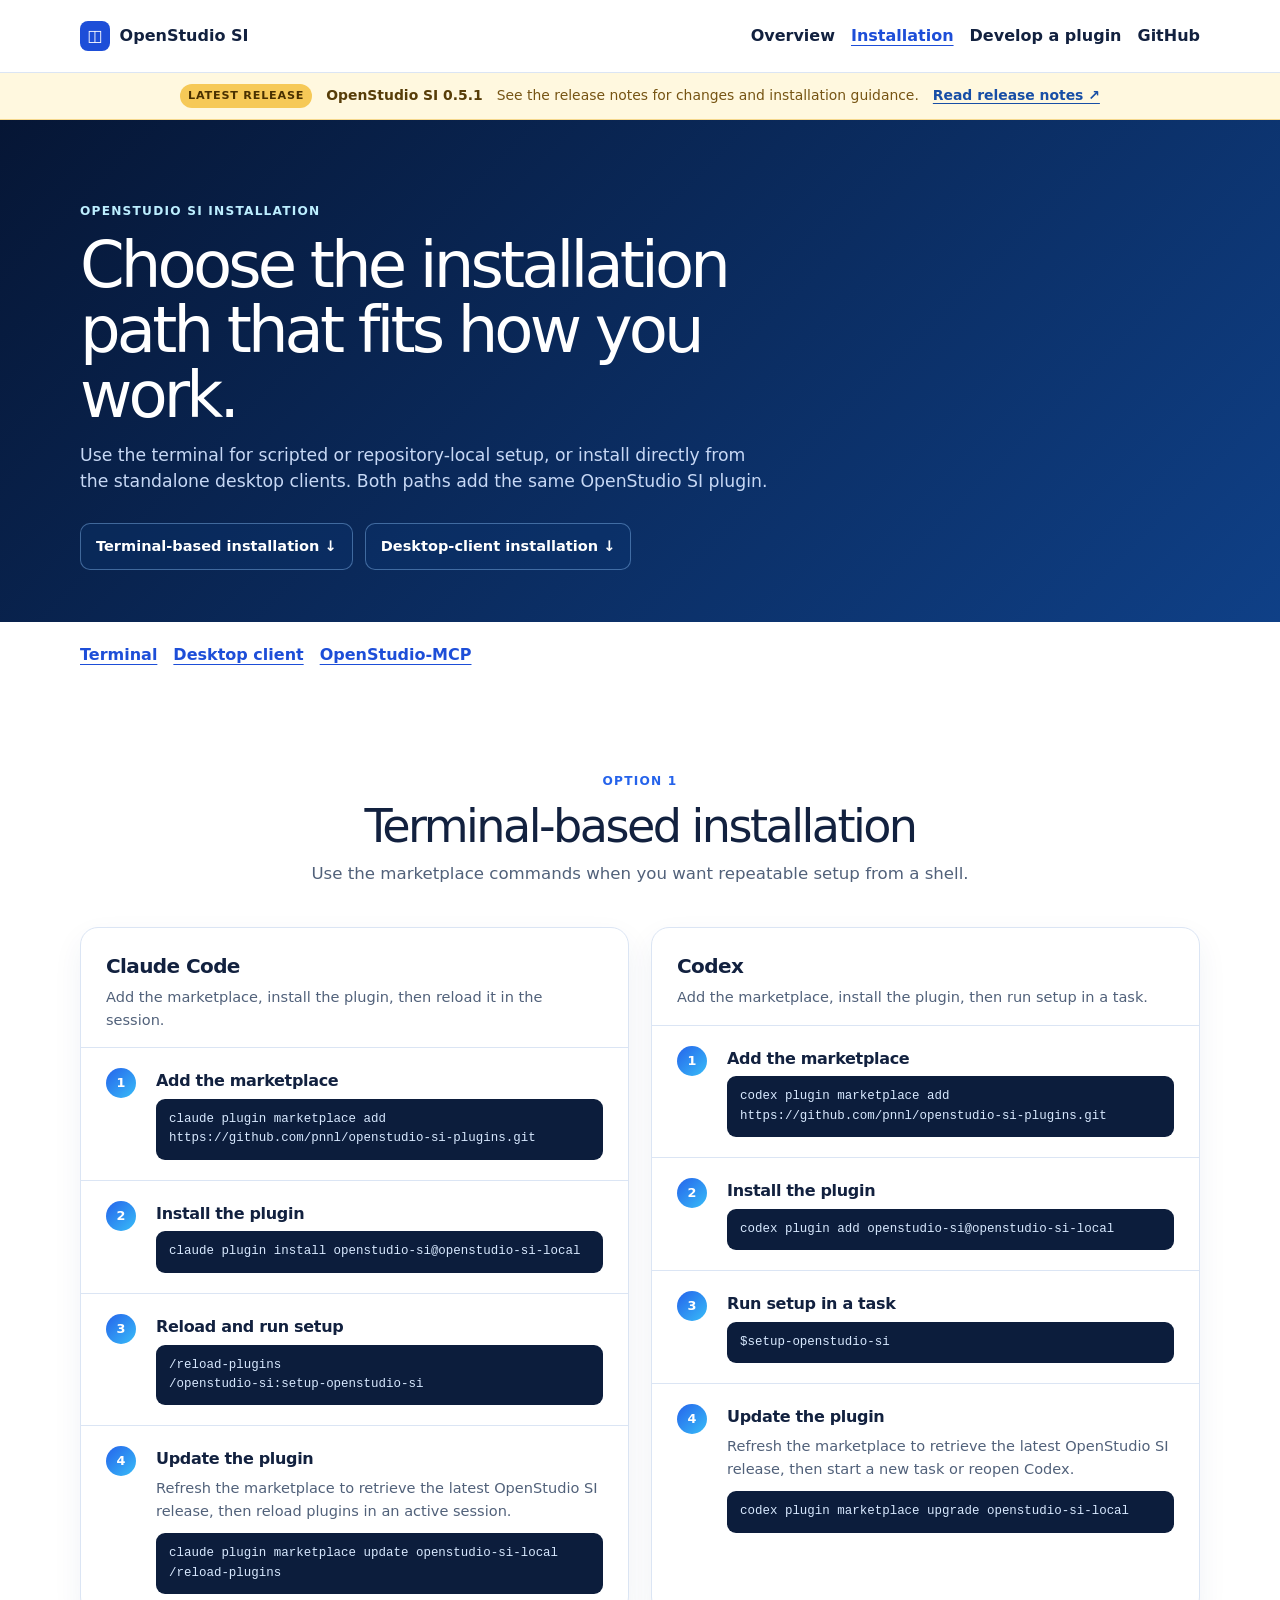
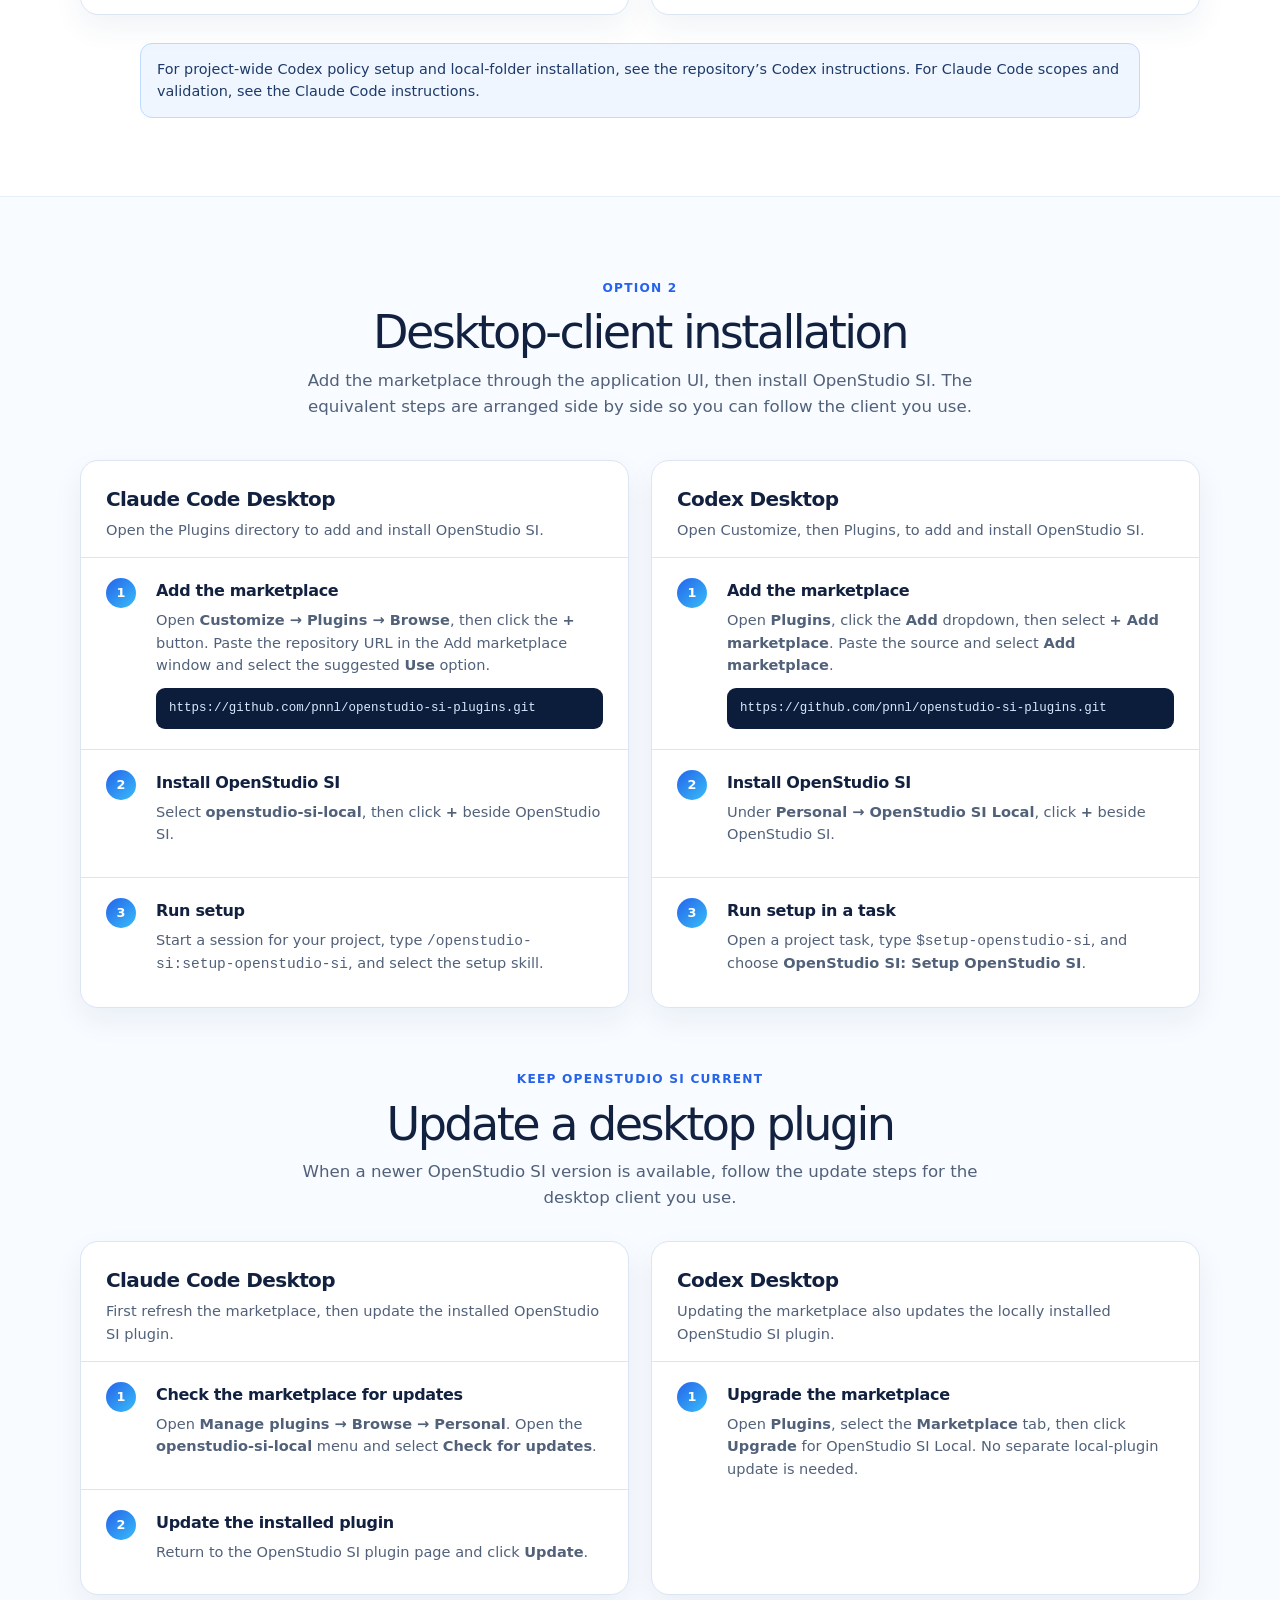
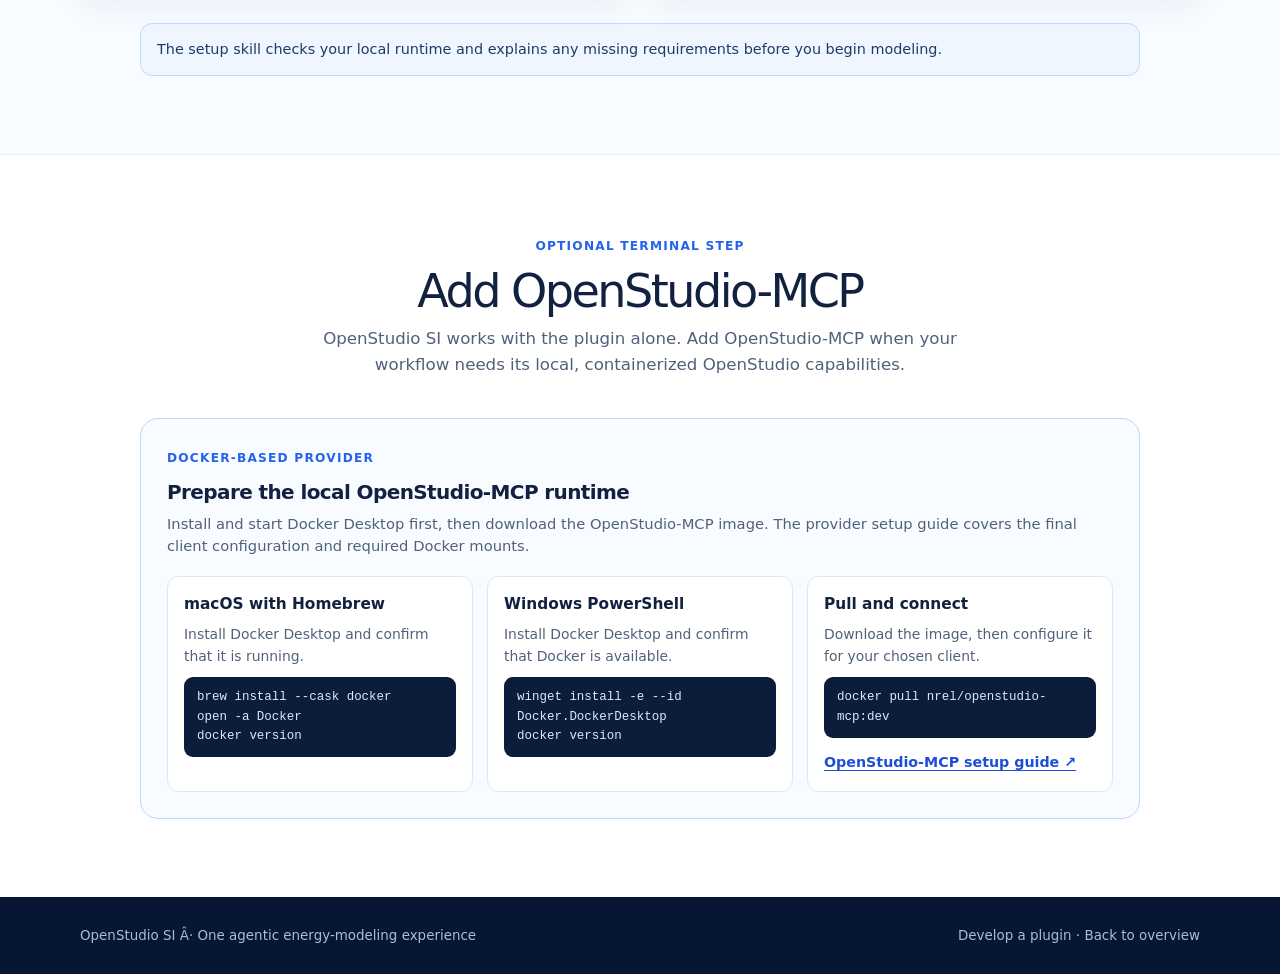
<file: docs/install.html>
<!DOCTYPE html>

<html lang="en">
<head>
  <meta name="generator" content="HTML Tidy for Mac OS X (vers 31 October 2006 - Apple Inc. build 13670), see www.w3.org">
  <meta charset="utf-8">
  <meta name="viewport" content="width=device-width, initial-scale=1">
  <meta name="description" content="Install OpenStudio SI in Codex or Claude Code using a terminal or desktop client.">

  <title>Install OpenStudio SI</title>
  <style type="text/css">
    :root { --navy:#071b42; --ink:#12213f; --blue:#2563eb; --pale:#eff6ff; --muted:#51617a; --line:#dbe5f4; }
      * { box-sizing:border-box; } html { scroll-behavior:smooth; } body { margin:0; background:#fff; color:var(--ink); font:16px/1.55 Inter,ui-sans-serif,system-ui,-apple-system,BlinkMacSystemFont,"Segoe UI",sans-serif; } a { color:inherit; text-decoration:none; } .wrap { width:min(1120px,calc(100% - 40px)); margin:auto; }
      .hero { padding:78px 0 52px; background:linear-gradient(135deg,#061635,#0f4087); color:#fff; }.eyebrow { color:#bceeff; font-weight:760; font-size:.76rem; letter-spacing:.1em; text-transform:uppercase; }.hero h1 { max-width:700px; margin:10px 0 13px; font-size:clamp(2.6rem,5vw,4.4rem); line-height:1.02; letter-spacing:-.06em; font-weight:480; }.hero p { max-width:690px; margin:0; color:#c7d8f5; font-size:1.08rem; }.choices { display:flex; flex-wrap:wrap; gap:12px; margin-top:28px; }.choice { padding:11px 15px; border:1px solid #95c8ff65; border-radius:10px; background:#0d38715a; color:#fff; font-size:.91rem; font-weight:700; }.choice:hover { background:#1d5cad; }
      section { padding:78px 0; }.section-head { max-width:690px; margin:0 auto 40px; text-align:center; }.section-head h2 { margin:9px 0 10px; font-size:clamp(2rem,3.6vw,3rem); line-height:1.08; letter-spacing:-.055em; font-weight:480; }.section-head p { margin:0; color:var(--muted); font-size:1.04rem; }.kicker { color:var(--blue); font-weight:760; font-size:.76rem; letter-spacing:.1em; text-transform:uppercase; }
      .client-grid { display:grid; grid-template-columns:repeat(2,minmax(0,1fr)); gap:22px; }.client { border:1px solid var(--line); border-radius:18px; overflow:hidden; background:#fff; box-shadow:0 12px 30px #173c7510; }.client-head { padding:23px 25px 16px; border-bottom:1px solid var(--line); }.client-head h3 { margin:0 0 4px; font-size:1.25rem; letter-spacing:-.03em; }.client-head p { margin:0; color:var(--muted); font-size:.91rem; }.step { display:grid; grid-template-columns:38px minmax(0,1fr); gap:12px; padding:20px 25px; border-bottom:1px solid var(--line); }.step:last-child { border:0; }.num { width:30px; height:30px; display:grid; place-items:center; border-radius:50%; background:linear-gradient(135deg,#2563eb,#38bdf8); color:#fff; font-size:.8rem; font-weight:800; }.step h4 { margin:1px 0 5px; font-size:1rem; letter-spacing:-.02em; }.step p { margin:0 0 11px; color:var(--muted); font-size:.91rem; }.code { display:block; overflow:auto; padding:11px 13px; border-radius:9px; background:#0c1d3c; color:#d8e9ff; font:.78rem/1.55 ui-monospace,SFMono-Regular,Menlo,monospace; }.mcp-card { max-width:1000px; margin:25px auto 0; border:1px solid #b9d7ff; border-radius:18px; padding:26px; background:#f8fbff; }.mcp-card h3 { margin:7px 0 5px; font-size:1.25rem; letter-spacing:-.03em; }.mcp-card > p { margin:0 0 18px; color:var(--muted); font-size:.92rem; }.mcp-steps { display:grid; grid-template-columns:repeat(3,minmax(0,1fr)); gap:14px; }.mcp-steps article { border:1px solid var(--line); border-radius:12px; padding:16px; background:#fff; }.mcp-steps h4 { margin:0 0 7px; font-size:.96rem; }.mcp-steps p { margin:0 0 10px; color:var(--muted); font-size:.87rem; }.guide-link { display:inline-block; margin-top:13px; color:#1d4ed8; font-size:.89rem; font-weight:720; text-decoration:underline; text-underline-offset:3px; }
      .desktop { background:#f8fbff; border-top:1px solid #e6eefb; border-bottom:1px solid #e6eefb; }.desktop .client { display:flex; flex-direction:column; }.desktop .step { grid-template-columns:38px minmax(0,1fr); }.desktop-update { margin-top:58px; }.desktop-update .section-head { margin-bottom:30px; }.shot { margin:14px 0 0; overflow:hidden; border:1px solid var(--line); border-radius:12px; background:#fff; }.shot img { display:block; width:100%; height:auto; }.shot figcaption { padding:8px 11px; border-top:1px solid var(--line); color:#52617a; font-size:.78rem; }.note { max-width:1000px; margin:28px auto 0; padding:14px 16px; border:1px solid #bfdbfe; border-radius:12px; background:var(--pale); color:#1e3a68; font-size:.9rem; }.footer { padding:29px 0; background:#061633; color:#a9bddb; font-size:.84rem; }.footer .wrap { display:flex; justify-content:space-between; flex-wrap:wrap; gap:15px; }
      @media (max-width:760px) { .client-grid,.mcp-steps { grid-template-columns:1fr; }.hero { padding:65px 0 45px; } section { padding:62px 0; } }
      @media (max-width:520px) { .wrap { width:min(100% - 30px,1120px); }.hero h1 { font-size:2.75rem; }.client-head,.step { padding-left:18px; padding-right:18px; }.choice { width:100%; text-align:center; } }
      .release-banner { border-bottom:1px solid #f5d88e; background:#fff8df; color:#573d08; }.release-banner-content { min-height:46px; display:flex; align-items:center; justify-content:center; gap:10px 14px; padding:9px 0; flex-wrap:wrap; font-size:.87rem; }.release-label { padding:3px 8px; border-radius:999px; background:#f6c957; color:#493100; font-size:.7rem; font-weight:800; letter-spacing:.07em; text-transform:uppercase; }.release-summary { color:#765413; }.release-banner a { color:#174ea6; font-weight:760; text-decoration:underline; text-underline-offset:3px; }
  </style>
  <script src="assets/release-banner.js" defer></script>
  <link rel="stylesheet" href="assets/site-header.css">
</head>

<body>
  <header class="site-header">
    <div class="site-header-inner">
      <a class="site-brand" href="index.html"><span class="site-brand-mark" aria-hidden="true">◫</span>OpenStudio SI</a>
      <nav class="site-nav" aria-label="Site navigation">
        <a href="index.html">Overview</a>
        <a href="install.html" aria-current="page">Installation</a>
        <a href="develop.html">Develop a plugin</a>
        <a href="https://github.com/pnnl/openstudio-si-plugins">GitHub</a>
      </nav>
    </div>
  </header>

  <aside class="release-banner" data-release-banner hidden aria-label="Latest OpenStudio SI release"></aside>

  <main>
    <section class="hero">
      <div class="wrap">
        <span class="eyebrow">OpenStudio SI installation</span>

        <h1>Choose the installation path that fits how you work.</h1>

        <p>Use the terminal for scripted or repository-local setup, or install directly from the standalone desktop clients. Both paths add the same OpenStudio SI plugin.</p>

        <div class="choices">
          <a class="choice" href="#terminal">Terminal-based installation ↓</a><a class="choice" href="#desktop">Desktop-client installation ↓</a>
        </div>
      </div>
    </section>

    <div class="wrap">
      <nav class="section-nav" aria-label="On this page">
        <a href="#terminal">Terminal</a>
        <a href="#desktop">Desktop client</a>
        <a href="#openstudio-mcp">OpenStudio-MCP</a>
      </nav>
    </div>

    <section id="terminal">
      <div class="wrap">
        <div class="section-head">
          <span class="kicker">Option 1</span>

          <h2>Terminal-based installation</h2>

          <p>Use the marketplace commands when you want repeatable setup from a shell.</p>
        </div>

        <div class="client-grid">
          <article class="client">
            <div class="client-head">
              <h3>Claude Code</h3>

              <p>Add the marketplace, install the plugin, then reload it in the session.</p>
            </div>

            <div class="step">
              <div class="num">
                1
              </div>

              <div>
                <h4>Add the marketplace</h4><code class="code">claude plugin marketplace add https://github.com/pnnl/openstudio-si-plugins.git</code>
              </div>
            </div>

            <div class="step">
              <div class="num">
                2
              </div>

              <div>
                <h4>Install the plugin</h4><code class="code">claude plugin install openstudio-si@openstudio-si-local</code>
              </div>
            </div>

            <div class="step">
              <div class="num">
                3
              </div>

              <div>
                <h4>Reload and run setup</h4><code class="code">/reload-plugins<br>
                /openstudio-si:setup-openstudio-si</code>
              </div>
            </div>

            <div class="step">
              <div class="num">
                4
              </div>

              <div>
                <h4>Update the plugin</h4>

                <p>Refresh the marketplace to retrieve the latest OpenStudio SI release, then reload plugins in an active session.</p><code class="code">claude plugin marketplace update openstudio-si-local<br>
                /reload-plugins</code>
              </div>
            </div>
          </article>

          <article class="client">
            <div class="client-head">
              <h3>Codex</h3>

              <p>Add the marketplace, install the plugin, then run setup in a task.</p>
            </div>

            <div class="step">
              <div class="num">
                1
              </div>

              <div>
                <h4>Add the marketplace</h4><code class="code">codex plugin marketplace add https://github.com/pnnl/openstudio-si-plugins.git</code>
              </div>
            </div>

            <div class="step">
              <div class="num">
                2
              </div>

              <div>
                <h4>Install the plugin</h4><code class="code">codex plugin add openstudio-si@openstudio-si-local</code>
              </div>
            </div>

            <div class="step">
              <div class="num">
                3
              </div>

              <div>
                <h4>Run setup in a task</h4><code class="code">$setup-openstudio-si</code>
              </div>
            </div>

            <div class="step">
              <div class="num">
                4
              </div>

              <div>
                <h4>Update the plugin</h4>

                <p>Refresh the marketplace to retrieve the latest OpenStudio SI release, then start a new task or reopen Codex.</p><code class="code">codex plugin marketplace upgrade openstudio-si-local</code>
              </div>
            </div>
          </article>
        </div>

        <p class="note">For project-wide Codex policy setup and local-folder installation, see the repository’s <a href="../INSTALL.codex.md">Codex instructions</a>. For Claude Code scopes and validation, see the <a href="../INSTALL.claude.md">Claude Code instructions</a>.</p>
      </div>
    </section>

    <section id="desktop" class="desktop">
      <div class="wrap">
        <div class="section-head">
          <span class="kicker">Option 2</span>

          <h2>Desktop-client installation</h2>

          <p>Add the marketplace through the application UI, then install OpenStudio SI. The equivalent steps are arranged side by side so you can follow the client you use.</p>
        </div>

        <div class="client-grid">
          <article class="client">
            <div class="client-head">
              <h3>Claude Code Desktop</h3>

              <p>Open the Plugins directory to add and install OpenStudio SI.</p>
            </div>

            <div class="step">
              <div class="num">
                1
              </div>

              <div>
                <h4>Add the marketplace</h4>

                <p>Open <strong>Customize → Plugins → Browse</strong>, then click the <strong>+</strong> button. Paste the repository URL in the Add marketplace window and select the suggested <strong>Use</strong> option.</p><code class="code">https://github.com/pnnl/openstudio-si-plugins.git</code>

              </div>
            </div>

            <div class="step">
              <div class="num">
                2
              </div>

              <div>
                <h4>Install OpenStudio SI</h4>

                <p>Select <strong>openstudio-si-local</strong>, then click <strong>+</strong> beside OpenStudio SI.</p>

              </div>
            </div>

            <div class="step">
              <div class="num">
                3
              </div>

              <div>
                <h4>Run setup</h4>

                <p>Start a session for your project, type <code>/openstudio-si:setup-openstudio-si</code>, and select the setup skill.</p>

              </div>
            </div>
          </article>

          <article class="client">
            <div class="client-head">
              <h3>Codex Desktop</h3>

              <p>Open Customize, then Plugins, to add and install OpenStudio SI.</p>
            </div>

            <div class="step">
              <div class="num">
                1
              </div>

              <div>
                <h4>Add the marketplace</h4>

                <p>Open <strong>Plugins</strong>, click the <strong>Add</strong> dropdown, then select <strong>+ Add marketplace</strong>. Paste the source and select <strong>Add marketplace</strong>.</p><code class="code">https://github.com/pnnl/openstudio-si-plugins.git</code>

              </div>
            </div>

            <div class="step">
              <div class="num">
                2
              </div>

              <div>
                <h4>Install OpenStudio SI</h4>

                <p>Under <strong>Personal → OpenStudio SI Local</strong>, click <strong>+</strong> beside OpenStudio SI.</p>

              </div>
            </div>

            <div class="step">
              <div class="num">
                3
              </div>

              <div>
                <h4>Run setup in a task</h4>

                <p>Open a project task, type <code>$setup-openstudio-si</code>, and choose <strong>OpenStudio SI: Setup OpenStudio SI</strong>.</p>

              </div>
            </div>
          </article>
        </div>

        <div class="desktop-update">
          <div class="section-head">
            <span class="kicker">Keep OpenStudio SI current</span>

            <h2>Update a desktop plugin</h2>

            <p>When a newer OpenStudio SI version is available, follow the update steps for the desktop client you use.</p>
          </div>

          <div class="client-grid">
            <article class="client">
              <div class="client-head">
                <h3>Claude Code Desktop</h3>

                <p>First refresh the marketplace, then update the installed OpenStudio SI plugin.</p>
              </div>

              <div class="step">
                <div class="num">
                  1
                </div>

                <div>
                  <h4>Check the marketplace for updates</h4>

                  <p>Open <strong>Manage plugins → Browse → Personal</strong>. Open the <strong>openstudio-si-local</strong> menu and select <strong>Check for updates</strong>.</p>

                </div>
              </div>

              <div class="step">
                <div class="num">
                  2
                </div>

                <div>
                  <h4>Update the installed plugin</h4>

                  <p>Return to the OpenStudio SI plugin page and click <strong>Update</strong>.</p>

                </div>
              </div>
            </article>

            <article class="client">
              <div class="client-head">
                <h3>Codex Desktop</h3>

                <p>Updating the marketplace also updates the locally installed OpenStudio SI plugin.</p>
              </div>

              <div class="step">
                <div class="num">
                  1
                </div>

                <div>
                  <h4>Upgrade the marketplace</h4>

                  <p>Open <strong>Plugins</strong>, select the <strong>Marketplace</strong> tab, then click <strong>Upgrade</strong> for OpenStudio SI Local. No separate local-plugin update is needed.</p>

                </div>
              </div>
            </article>
          </div>
        </div>

        <p class="note">The setup skill checks your local runtime and explains any missing requirements before you begin modeling.</p>
      </div>
    </section>

    <section id="openstudio-mcp">
      <div class="wrap">
        <div class="section-head">
          <span class="kicker">Optional terminal step</span>

          <h2>Add OpenStudio-MCP</h2>

          <p>OpenStudio SI works with the plugin alone. Add OpenStudio-MCP when your workflow needs its local, containerized OpenStudio capabilities.</p>
        </div>

        <article class="mcp-card">
          <span class="kicker">Docker-based provider</span>

          <h3>Prepare the local OpenStudio-MCP runtime</h3>

          <p>Install and start Docker Desktop first, then download the OpenStudio-MCP image. The provider setup guide covers the final client configuration and required Docker mounts.</p>

          <div class="mcp-steps">
            <article>
              <h4>macOS with Homebrew</h4>

              <p>Install Docker Desktop and confirm that it is running.</p><code class="code">brew install --cask docker<br>
              open -a Docker<br>
              docker version</code>
            </article>

            <article>
              <h4>Windows PowerShell</h4>

              <p>Install Docker Desktop and confirm that Docker is available.</p><code class="code">winget install -e --id Docker.DockerDesktop<br>
              docker version</code>
            </article>

            <article>
              <h4>Pull and connect</h4>

              <p>Download the image, then configure it for your chosen client.</p><code class="code">docker pull nrel/openstudio-mcp:dev</code><a class="guide-link" href="https://github.com/NatLabRockies/openstudio-mcp">OpenStudio-MCP setup guide ↗</a>
            </article>
          </div>
        </article>
      </div>
    </section>
  </main>

  <footer class="footer">
    <div class="wrap">
      <span>OpenStudio SI &#194;&#183; One agentic energy-modeling experience</span><span><a href="develop.html">Develop a plugin</a> &middot; <a href="index.html">Back to overview</a></span>
    </div>
  </footer>
</body>
</html>
</file>
<file: docs/assets/site-header.css>
.site-header {
  border-bottom: 1px solid #dbe5f4;
  background: #fff;
  font: 650 1rem/1.5 Inter, system-ui, sans-serif;
}
.site-header-inner {
  width: min(70rem, calc(100% - 2rem));
  min-height: 72px;
  margin-inline: auto;
  padding-block: .65rem;
  display: flex;
  flex-wrap: wrap;
  align-items: center;
  justify-content: space-between;
  gap: .35rem 1rem;
}
.site-brand {
  display: inline-flex;
  align-items: center;
  gap: .6rem;
  font-weight: 800;
}
.site-brand-mark {
  display: grid;
  place-items: center;
  width: 30px;
  height: 30px;
  border-radius: 8px;
  background: #1d4ed8;
  color: #fff;
}
.site-nav, .section-nav {
  display: flex;
  flex-wrap: wrap;
  align-items: center;
  gap: .25rem 1rem;
}
.site-header a {
  color: #12213f;
  text-decoration: none;
}
.site-nav a, .section-nav a { padding-block: .35rem; }
.site-nav a:hover, .site-nav [aria-current="page"], .section-nav a {
  color: #1d4ed8;
  text-decoration: underline;
  text-underline-offset: .25em;
}
.site-header a:focus-visible, .section-nav a:focus-visible {
  outline: 3px solid #2563eb;
  outline-offset: 3px;
}
.section-nav {
  margin-block: 1rem;
  font-weight: 650;
}
</file>
<file: docs/assets/developer-docs.css>
:root { --ink:#142543; --muted:#455a77; --link:#1d4ed8; --line:#dbe5f4; --panel:#f3f7fd; }
* { box-sizing:border-box; }
body { margin:0; background:#fff; color:var(--ink); font:1rem/1.65 system-ui,sans-serif; }
a { color:var(--link); text-underline-offset:.2em; }
:focus-visible { outline:3px solid #2563eb; outline-offset:3px; }
.docs-layout { display:grid; grid-template-columns:17rem minmax(0,1fr); min-height:calc(100vh - 73px); max-width:88rem; margin:auto; }
.docs-drawer { align-self:start; position:sticky; top:0; max-height:100vh; overflow:auto; margin:0; padding:1.8rem 1.2rem; background:var(--panel); border:0; border-right:1px solid var(--line); border-radius:0 0 .75rem 0; }
.docs-drawer > summary { display:none; }
.docs-drawer nav { display:grid; gap:.2rem; }
.docs-drawer a { text-decoration:none; color:var(--ink); font-weight:600; padding:.42rem .65rem; border-radius:.35rem; }
.docs-drawer a:hover, .docs-drawer a[aria-current="location"] { background:#dbeafe; color:#153ca4; }
.nav-label { margin:0 0 .6rem; font-weight:750; padding-inline:.65rem; }
.subnav { display:grid; margin-left:1rem; border-left:1px solid #c2d2e9; }
.subnav a { font-size:.92rem; }
main { min-width:0; max-width:68rem; width:100%; padding:clamp(1.2rem,5vw,4rem); }
.intro { padding-bottom:2rem; border-bottom:1px solid var(--line); }
.intro p:last-child { max-width:65ch; font-size:1.12rem; color:var(--muted); }
.eyebrow { margin:0; color:var(--link); font-weight:750; }
h1,h2,h3 { line-height:1.2; letter-spacing:-.025em; }
h1 { font-size:clamp(2.2rem,5.5vw,4rem); max-width:17ch; margin:.55rem 0 1rem; }
h2 { font-size:clamp(1.65rem,3.5vw,2.25rem); margin:0 0 1rem; }
h3 { font-size:1.3rem; margin:2rem 0 .6rem; }
section { padding-block:2.3rem; border-bottom:1px solid var(--line); scroll-margin-top:1rem; }
p,dl,ol { margin:.65rem 0 1rem; }
li + li { margin-top:.55rem; }
.core-grid { display:grid; grid-template-columns:repeat(2,minmax(0,1fr)); gap:.8rem; }
.core-grid div { background:var(--panel); border:1px solid var(--line); padding:1rem; border-radius:.5rem; }
dt { font-weight:750; }
dd { margin:.3rem 0 0; color:var(--muted); }
pre { background:#0b2047; color:#edf4ff; padding:1rem; overflow:auto; max-height:37rem; border-radius:.45rem; font-size:.9rem; line-height:1.5; }
p code, li code, td code, th code, summary code { overflow-wrap:anywhere; }
main details { border:1px solid var(--line); border-radius:.45rem; margin:.55rem 0; padding:.6rem .85rem; }
main details p { color:var(--muted); }
summary { cursor:pointer; font-weight:700; }
.table-wrap { overflow:auto; }
table { width:100%; border-collapse:collapse; }
th,td { text-align:left; padding:.7rem; vertical-align:top; border-bottom:1px solid var(--line); }
thead { background:var(--panel); }
@media (max-width:48rem) {
  .docs-layout { display:block; }
  .docs-drawer { position:static; max-height:none; border:0; border-bottom:1px solid var(--line); border-radius:0; padding:.7rem 1.2rem; }
  .docs-drawer > summary { display:list-item; padding:.2rem 0; }
  .docs-drawer nav { padding-top:.65rem; }
  .nav-label { display:none; }
  .core-grid { grid-template-columns:1fr; }
}
</file>
